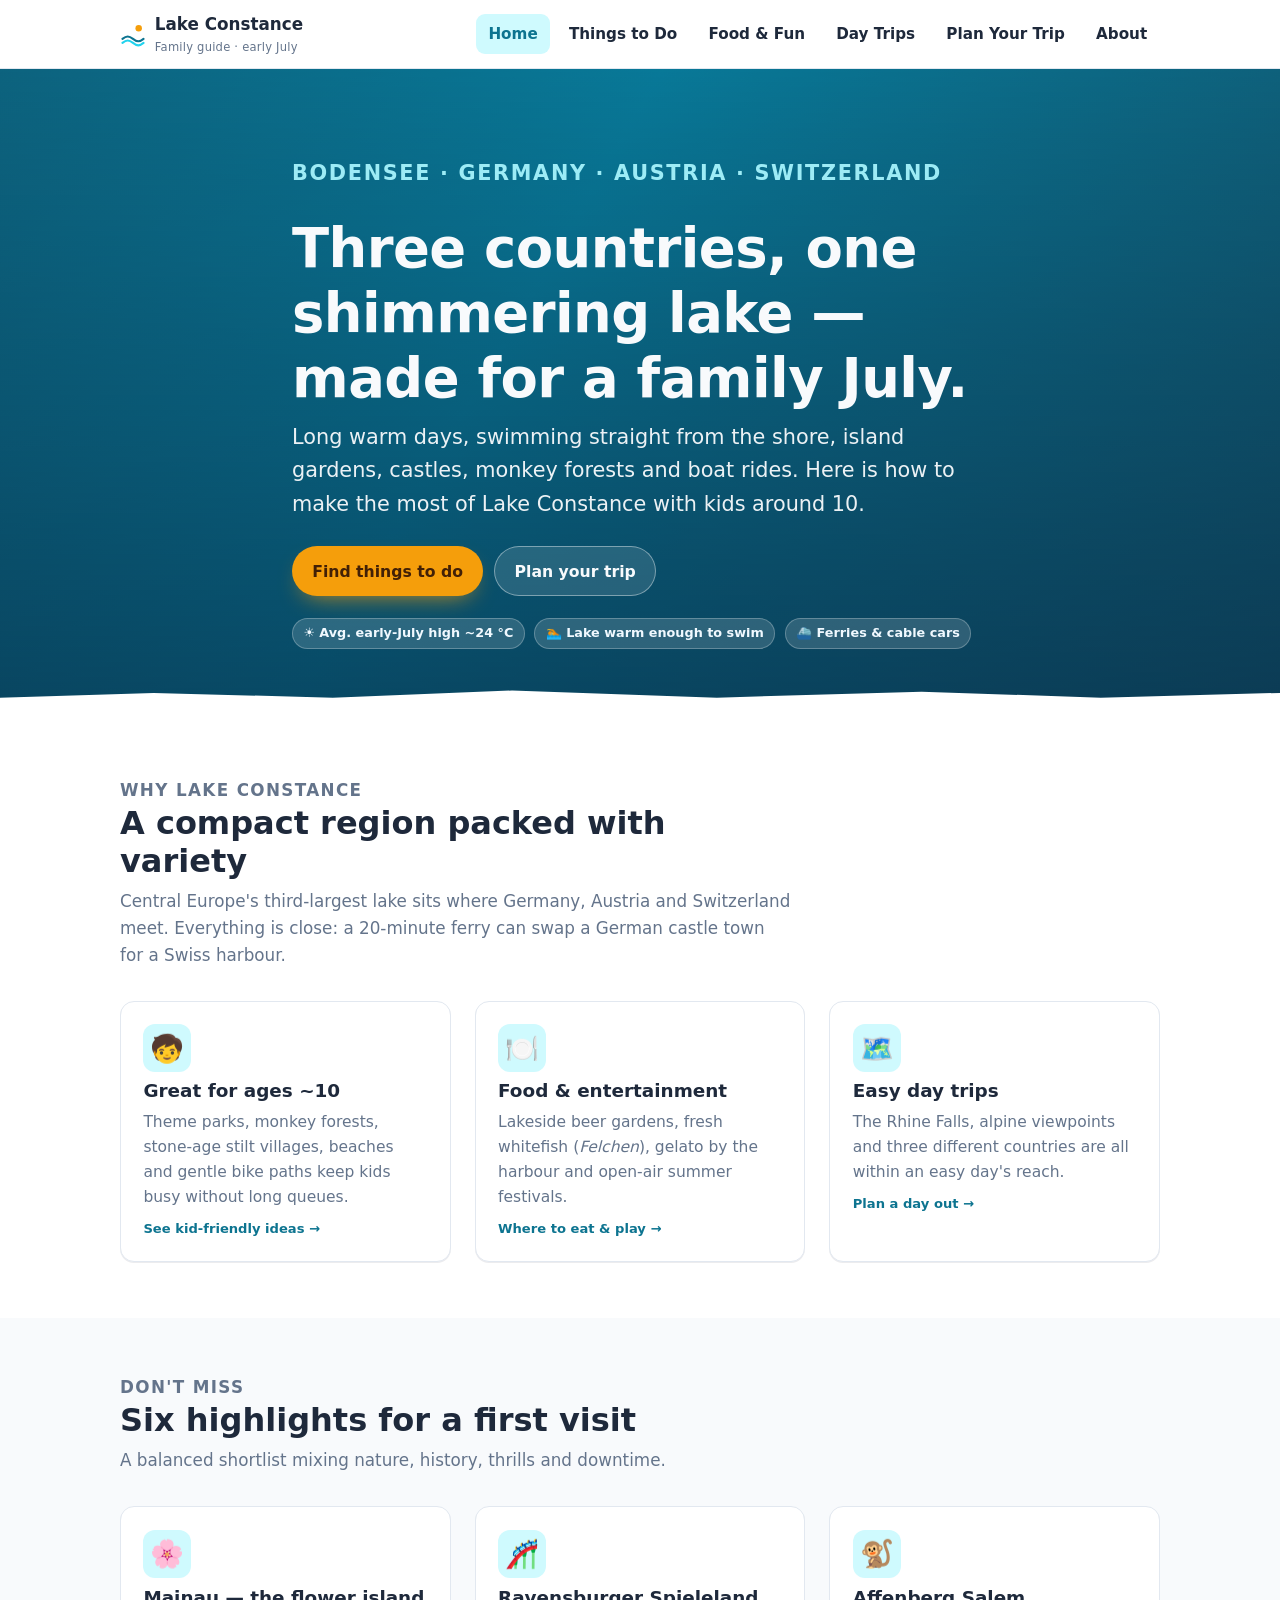
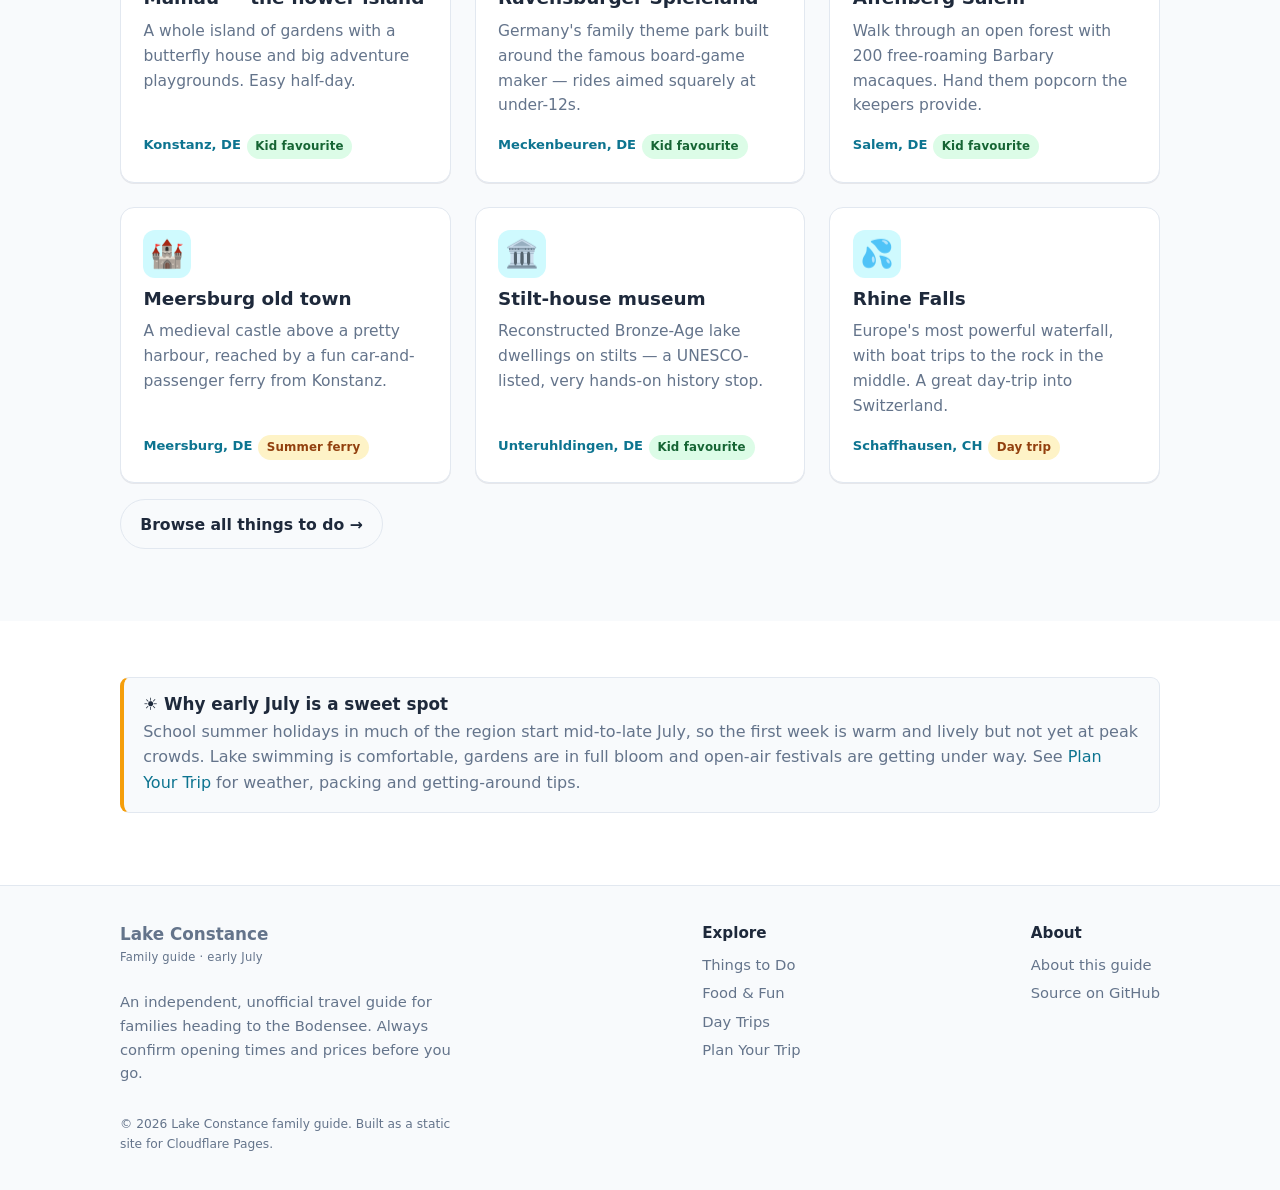
<file: index.html>
<!doctype html>
<html lang="en">
  <head>
    <meta charset="utf-8" />
    <meta name="viewport" content="width=device-width, initial-scale=1" />
    <meta name="color-scheme" content="light dark" />
    <title>Lake Constance in Early July — Family Travel Guide</title>
    <meta
      name="description"
      content="A friendly guide to Lake Constance (Bodensee) for families visiting in early July: things to do with kids around 10, food, entertainment and one-day explorations."
    />
    <link rel="icon" href="/assets/favicon.svg" type="image/svg+xml" />
    <link rel="stylesheet" href="/assets/css/styles.css" />
    <script defer src="/assets/js/main.js"></script>
  </head>
  <body>
    <a class="skip-link" href="#main">Skip to content</a>

    <header class="site-header">
      <div class="container nav">
        <a class="brand" href="/">
          <svg viewBox="0 0 32 32" aria-hidden="true">
            <path d="M3 22 C8 18 11 18 16 22 C21 26 24 26 29 22" fill="none" stroke="#0d7490" stroke-width="2.6" stroke-linecap="round"/>
            <path d="M3 27 C8 23 11 23 16 27 C21 31 24 31 29 27" fill="none" stroke="#22d3ee" stroke-width="2.6" stroke-linecap="round"/>
            <circle cx="23" cy="9" r="4" fill="#f59e0b"/>
          </svg>
          <span>Lake Constance<small>Family guide · early July</small></span>
        </a>
        <button class="nav__toggle" aria-label="Menu" aria-expanded="false" aria-controls="nav-links">☰</button>
        <ul class="nav__links" id="nav-links">
          <li><a href="/">Home</a></li>
          <li><a href="/things-to-do/">Things to Do</a></li>
          <li><a href="/food-and-fun/">Food &amp; Fun</a></li>
          <li><a href="/day-trips/">Day Trips</a></li>
          <li><a href="/plan-your-trip/">Plan Your Trip</a></li>
          <li><a href="/about/">About</a></li>
        </ul>
      </div>
    </header>

    <main id="main">
      <!-- Hero -->
      <section class="hero">
        <div class="container hero__inner">
          <p class="eyebrow">Bodensee · Germany · Austria · Switzerland</p>
          <h1>Three countries, one shimmering lake — made for a family July.</h1>
          <p>
            Long warm days, swimming straight from the shore, island gardens,
            castles, monkey forests and boat rides. Here is how to make the most
            of Lake Constance with kids around 10.
          </p>
          <div class="btn-row">
            <a class="btn btn--primary" href="/things-to-do/">Find things to do</a>
            <a class="btn btn--ghost" href="/plan-your-trip/">Plan your trip</a>
          </div>
          <div class="hero__meta">
            <span class="chip">☀️ Avg. early-July high ~24&nbsp;°C</span>
            <span class="chip">🏊 Lake warm enough to swim</span>
            <span class="chip">⛴️ Ferries &amp; cable cars</span>
          </div>
        </div>
      </section>

      <!-- Quick intro / pillars -->
      <section class="section">
        <div class="container">
          <div class="section__head">
            <p class="eyebrow">Why Lake Constance</p>
            <h2>A compact region packed with variety</h2>
            <p>
              Central Europe's third-largest lake sits where Germany, Austria
              and Switzerland meet. Everything is close: a 20-minute ferry can
              swap a German castle town for a Swiss harbour.
            </p>
          </div>
          <div class="feature">
            <article class="card">
              <div class="card__icon">🧒</div>
              <h3>Great for ages ~10</h3>
              <p>Theme parks, monkey forests, stone-age stilt villages, beaches and gentle bike paths keep kids busy without long queues.</p>
              <a class="where" href="/things-to-do/">See kid-friendly ideas →</a>
            </article>
            <article class="card">
              <div class="card__icon">🍽️</div>
              <h3>Food &amp; entertainment</h3>
              <p>Lakeside beer gardens, fresh whitefish (<em>Felchen</em>), gelato by the harbour and open-air summer festivals.</p>
              <a class="where" href="/food-and-fun/">Where to eat &amp; play →</a>
            </article>
            <article class="card">
              <div class="card__icon">🗺️</div>
              <h3>Easy day trips</h3>
              <p>The Rhine Falls, alpine viewpoints and three different countries are all within an easy day's reach.</p>
              <a class="where" href="/day-trips/">Plan a day out →</a>
            </article>
          </div>
        </div>
      </section>

      <!-- Top highlights -->
      <section class="section section--surface">
        <div class="container">
          <div class="section__head">
            <p class="eyebrow">Don't miss</p>
            <h2>Six highlights for a first visit</h2>
            <p>A balanced shortlist mixing nature, history, thrills and downtime.</p>
          </div>
          <div class="grid">
            <article class="card">
              <div class="card__icon">🌸</div>
              <h3>Mainau — the flower island</h3>
              <p>A whole island of gardens with a butterfly house and big adventure playgrounds. Easy half-day.</p>
              <div class="meta">
                <span class="where">Konstanz, DE</span>
                <span class="badge badge--kids">Kid favourite</span>
              </div>
            </article>
            <article class="card">
              <div class="card__icon">🎢</div>
              <h3>Ravensburger Spieleland</h3>
              <p>Germany's family theme park built around the famous board-game maker — rides aimed squarely at under-12s.</p>
              <div class="meta">
                <span class="where">Meckenbeuren, DE</span>
                <span class="badge badge--kids">Kid favourite</span>
              </div>
            </article>
            <article class="card">
              <div class="card__icon">🐒</div>
              <h3>Affenberg Salem</h3>
              <p>Walk through an open forest with 200 free-roaming Barbary macaques. Hand them popcorn the keepers provide.</p>
              <div class="meta">
                <span class="where">Salem, DE</span>
                <span class="badge badge--kids">Kid favourite</span>
              </div>
            </article>
            <article class="card">
              <div class="card__icon">🏰</div>
              <h3>Meersburg old town</h3>
              <p>A medieval castle above a pretty harbour, reached by a fun car-and-passenger ferry from Konstanz.</p>
              <div class="meta">
                <span class="where">Meersburg, DE</span>
                <span class="badge badge--july">Summer ferry</span>
              </div>
            </article>
            <article class="card">
              <div class="card__icon">🏛️</div>
              <h3>Stilt-house museum</h3>
              <p>Reconstructed Bronze-Age lake dwellings on stilts — a UNESCO-listed, very hands-on history stop.</p>
              <div class="meta">
                <span class="where">Unteruhldingen, DE</span>
                <span class="badge badge--kids">Kid favourite</span>
              </div>
            </article>
            <article class="card">
              <div class="card__icon">💦</div>
              <h3>Rhine Falls</h3>
              <p>Europe's most powerful waterfall, with boat trips to the rock in the middle. A great day-trip into Switzerland.</p>
              <div class="meta">
                <span class="where">Schaffhausen, CH</span>
                <span class="badge badge--july">Day trip</span>
              </div>
            </article>
          </div>
          <p class="mt-2"><a class="btn btn--outline" href="/things-to-do/">Browse all things to do →</a></p>
        </div>
      </section>

      <!-- Early July note -->
      <section class="section">
        <div class="container">
          <div class="callout">
            <h3>☀️ Why early July is a sweet spot</h3>
            <p>
              School summer holidays in much of the region start mid-to-late
              July, so the first week is warm and lively but not yet at peak
              crowds. Lake swimming is comfortable, gardens are in full bloom and
              open-air festivals are getting under way. See
              <a href="/plan-your-trip/">Plan Your Trip</a> for weather, packing
              and getting-around tips.
            </p>
          </div>
        </div>
      </section>
    </main>

    <footer class="site-footer">
      <div class="container">
        <div>
          <a class="brand" href="/" style="margin-bottom:.6rem">
            <span>Lake Constance<small>Family guide · early July</small></span>
          </a>
          <p class="muted">
            An independent, unofficial travel guide for families heading to the
            Bodensee. Always confirm opening times and prices before you go.
          </p>
        </div>
        <div>
          <h4>Explore</h4>
          <ul>
            <li><a href="/things-to-do/">Things to Do</a></li>
            <li><a href="/food-and-fun/">Food &amp; Fun</a></li>
            <li><a href="/day-trips/">Day Trips</a></li>
            <li><a href="/plan-your-trip/">Plan Your Trip</a></li>
          </ul>
        </div>
        <div>
          <h4>About</h4>
          <ul>
            <li><a href="/about/">About this guide</a></li>
            <li><a href="https://github.com/gcameron00/holiday">Source on GitHub</a></li>
          </ul>
        </div>
      </div>
      <div class="container mt-2">
        <small class="muted">© <span id="year">2026</span> Lake Constance family guide. Built as a static site for Cloudflare Pages.</small>
      </div>
    </footer>
  </body>
</html>
</file>
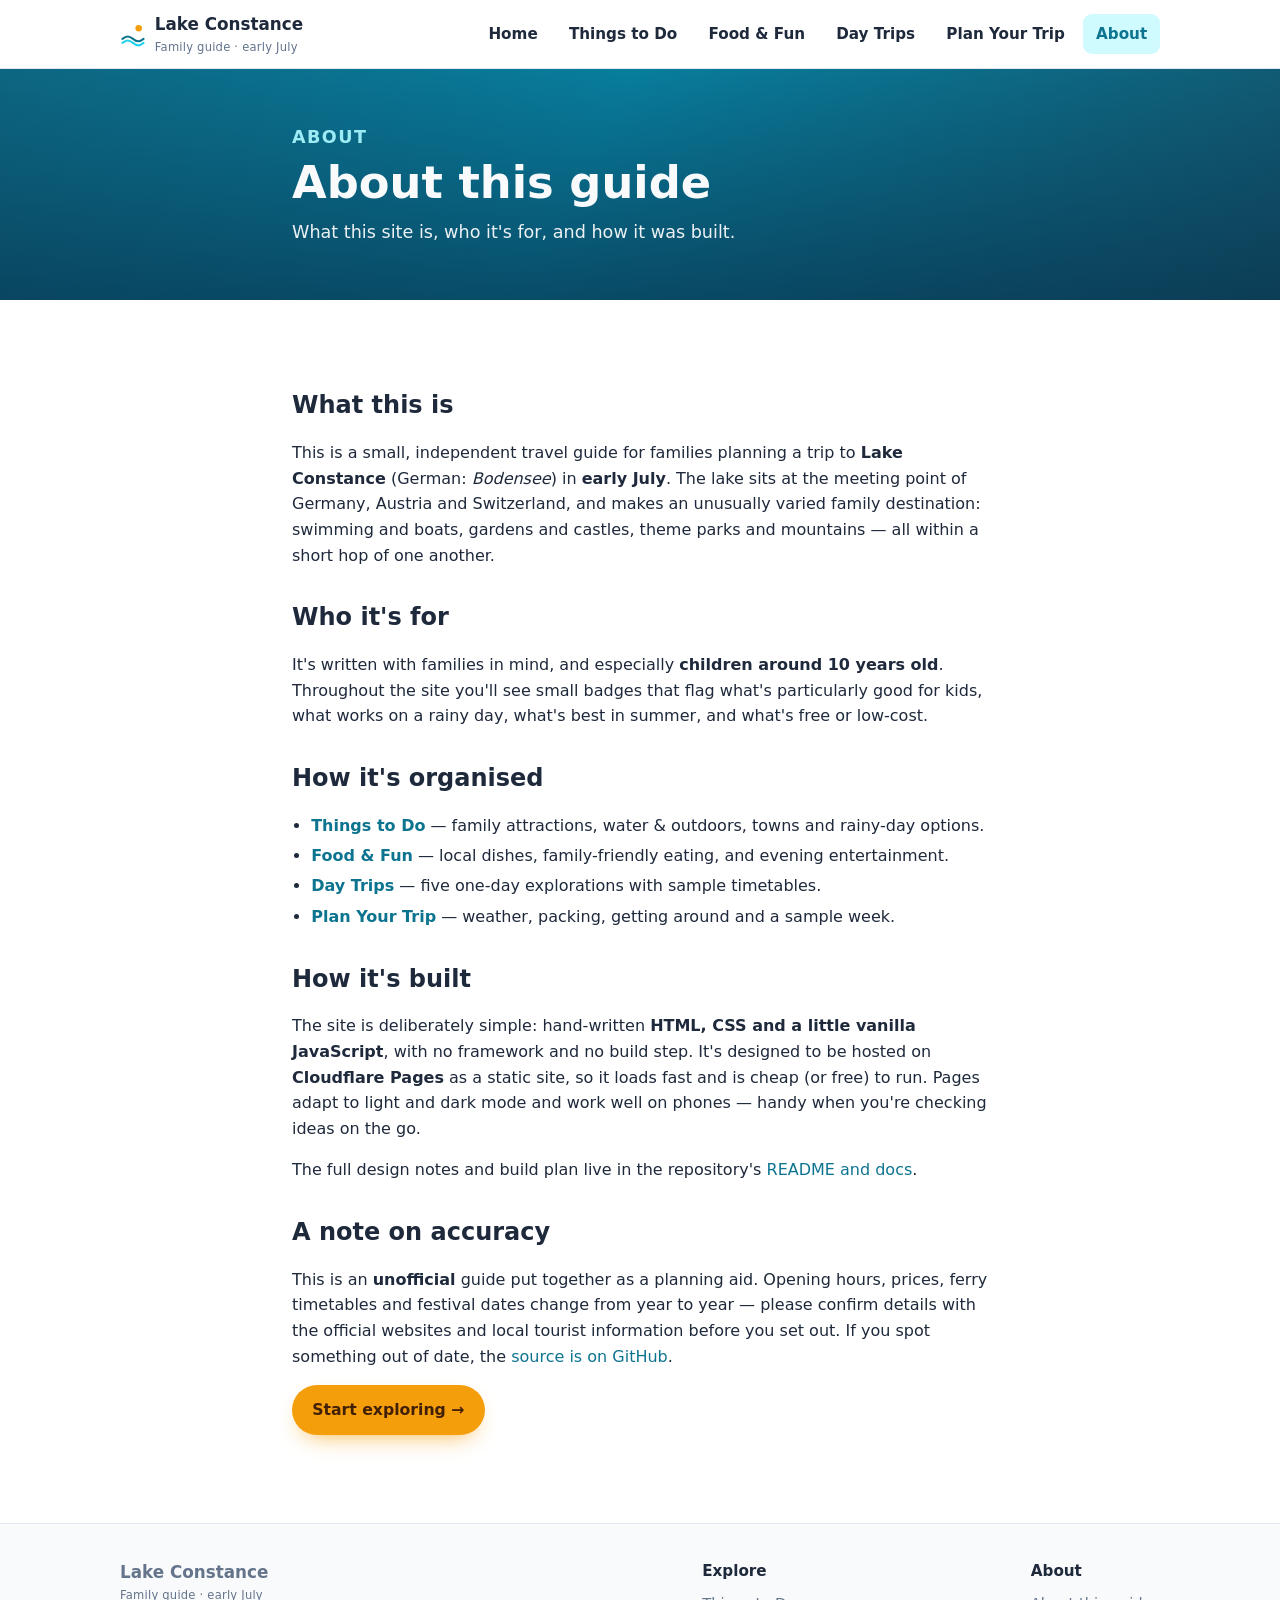
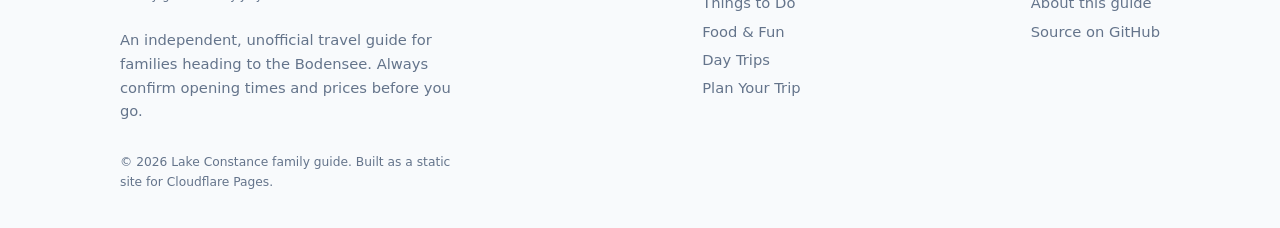
<file: about/index.html>
<!doctype html>
<html lang="en">
  <head>
    <meta charset="utf-8" />
    <meta name="viewport" content="width=device-width, initial-scale=1" />
    <meta name="color-scheme" content="light dark" />
    <title>About — Lake Constance Family Travel Guide</title>
    <meta
      name="description"
      content="About this Lake Constance family travel guide: who it's for, how it's organised, how it's built, and the disclaimer on accuracy."
    />
    <link rel="icon" href="/assets/favicon.svg" type="image/svg+xml" />
    <link rel="stylesheet" href="/assets/css/styles.css" />
    <script defer src="/assets/js/main.js"></script>
  </head>
  <body>
    <a class="skip-link" href="#main">Skip to content</a>

    <header class="site-header">
      <div class="container nav">
        <a class="brand" href="/">
          <svg viewBox="0 0 32 32" aria-hidden="true">
            <path d="M3 22 C8 18 11 18 16 22 C21 26 24 26 29 22" fill="none" stroke="#0d7490" stroke-width="2.6" stroke-linecap="round"/>
            <path d="M3 27 C8 23 11 23 16 27 C21 31 24 31 29 27" fill="none" stroke="#22d3ee" stroke-width="2.6" stroke-linecap="round"/>
            <circle cx="23" cy="9" r="4" fill="#f59e0b"/>
          </svg>
          <span>Lake Constance<small>Family guide · early July</small></span>
        </a>
        <button class="nav__toggle" aria-label="Menu" aria-expanded="false" aria-controls="nav-links">☰</button>
        <ul class="nav__links" id="nav-links">
          <li><a href="/">Home</a></li>
          <li><a href="/things-to-do/">Things to Do</a></li>
          <li><a href="/food-and-fun/">Food &amp; Fun</a></li>
          <li><a href="/day-trips/">Day Trips</a></li>
          <li><a href="/plan-your-trip/">Plan Your Trip</a></li>
          <li><a href="/about/">About</a></li>
        </ul>
      </div>
    </header>

    <main id="main">
      <section class="page-hero">
        <div class="container page-hero__inner">
          <p class="eyebrow">About</p>
          <h1>About this guide</h1>
          <p>What this site is, who it's for, and how it was built.</p>
        </div>
      </section>

      <section class="section">
        <div class="container prose">
          <h2>What this is</h2>
          <p>
            This is a small, independent travel guide for families planning a
            trip to <strong>Lake Constance</strong> (German: <em>Bodensee</em>)
            in <strong>early July</strong>. The lake sits at the meeting point of
            Germany, Austria and Switzerland, and makes an unusually varied
            family destination: swimming and boats, gardens and castles, theme
            parks and mountains — all within a short hop of one another.
          </p>

          <h2>Who it's for</h2>
          <p>
            It's written with families in mind, and especially
            <strong>children around 10 years old</strong>. Throughout the site
            you'll see small badges that flag what's particularly good for kids,
            what works on a rainy day, what's best in summer, and what's free or
            low-cost.
          </p>

          <h2>How it's organised</h2>
          <ul>
            <li><a href="/things-to-do/"><strong>Things to Do</strong></a> — family attractions, water &amp; outdoors, towns and rainy-day options.</li>
            <li><a href="/food-and-fun/"><strong>Food &amp; Fun</strong></a> — local dishes, family-friendly eating, and evening entertainment.</li>
            <li><a href="/day-trips/"><strong>Day Trips</strong></a> — five one-day explorations with sample timetables.</li>
            <li><a href="/plan-your-trip/"><strong>Plan Your Trip</strong></a> — weather, packing, getting around and a sample week.</li>
          </ul>

          <h2>How it's built</h2>
          <p>
            The site is deliberately simple: hand-written
            <strong>HTML, CSS and a little vanilla JavaScript</strong>, with no
            framework and no build step. It's designed to be hosted on
            <strong>Cloudflare Pages</strong> as a static site, so it loads fast
            and is cheap (or free) to run. Pages adapt to light and dark mode and
            work well on phones — handy when you're checking ideas on the go.
          </p>
          <p>
            The full design notes and build plan live in the repository's
            <a href="https://github.com/gcameron00/holiday">README and docs</a>.
          </p>

          <h2>A note on accuracy</h2>
          <p>
            This is an <strong>unofficial</strong> guide put together as a
            planning aid. Opening hours, prices, ferry timetables and festival
            dates change from year to year — please confirm details with the
            official websites and local tourist information before you set out.
            If you spot something out of date, the
            <a href="https://github.com/gcameron00/holiday">source is on GitHub</a>.
          </p>

          <p class="mt-2"><a class="btn btn--primary" href="/things-to-do/">Start exploring →</a></p>
        </div>
      </section>
    </main>

    <footer class="site-footer">
      <div class="container">
        <div>
          <a class="brand" href="/" style="margin-bottom:.6rem">
            <span>Lake Constance<small>Family guide · early July</small></span>
          </a>
          <p class="muted">
            An independent, unofficial travel guide for families heading to the
            Bodensee. Always confirm opening times and prices before you go.
          </p>
        </div>
        <div>
          <h4>Explore</h4>
          <ul>
            <li><a href="/things-to-do/">Things to Do</a></li>
            <li><a href="/food-and-fun/">Food &amp; Fun</a></li>
            <li><a href="/day-trips/">Day Trips</a></li>
            <li><a href="/plan-your-trip/">Plan Your Trip</a></li>
          </ul>
        </div>
        <div>
          <h4>About</h4>
          <ul>
            <li><a href="/about/">About this guide</a></li>
            <li><a href="https://github.com/gcameron00/holiday">Source on GitHub</a></li>
          </ul>
        </div>
      </div>
      <div class="container mt-2">
        <small class="muted">© <span id="year">2026</span> Lake Constance family guide. Built as a static site for Cloudflare Pages.</small>
      </div>
    </footer>
  </body>
</html>
</file>
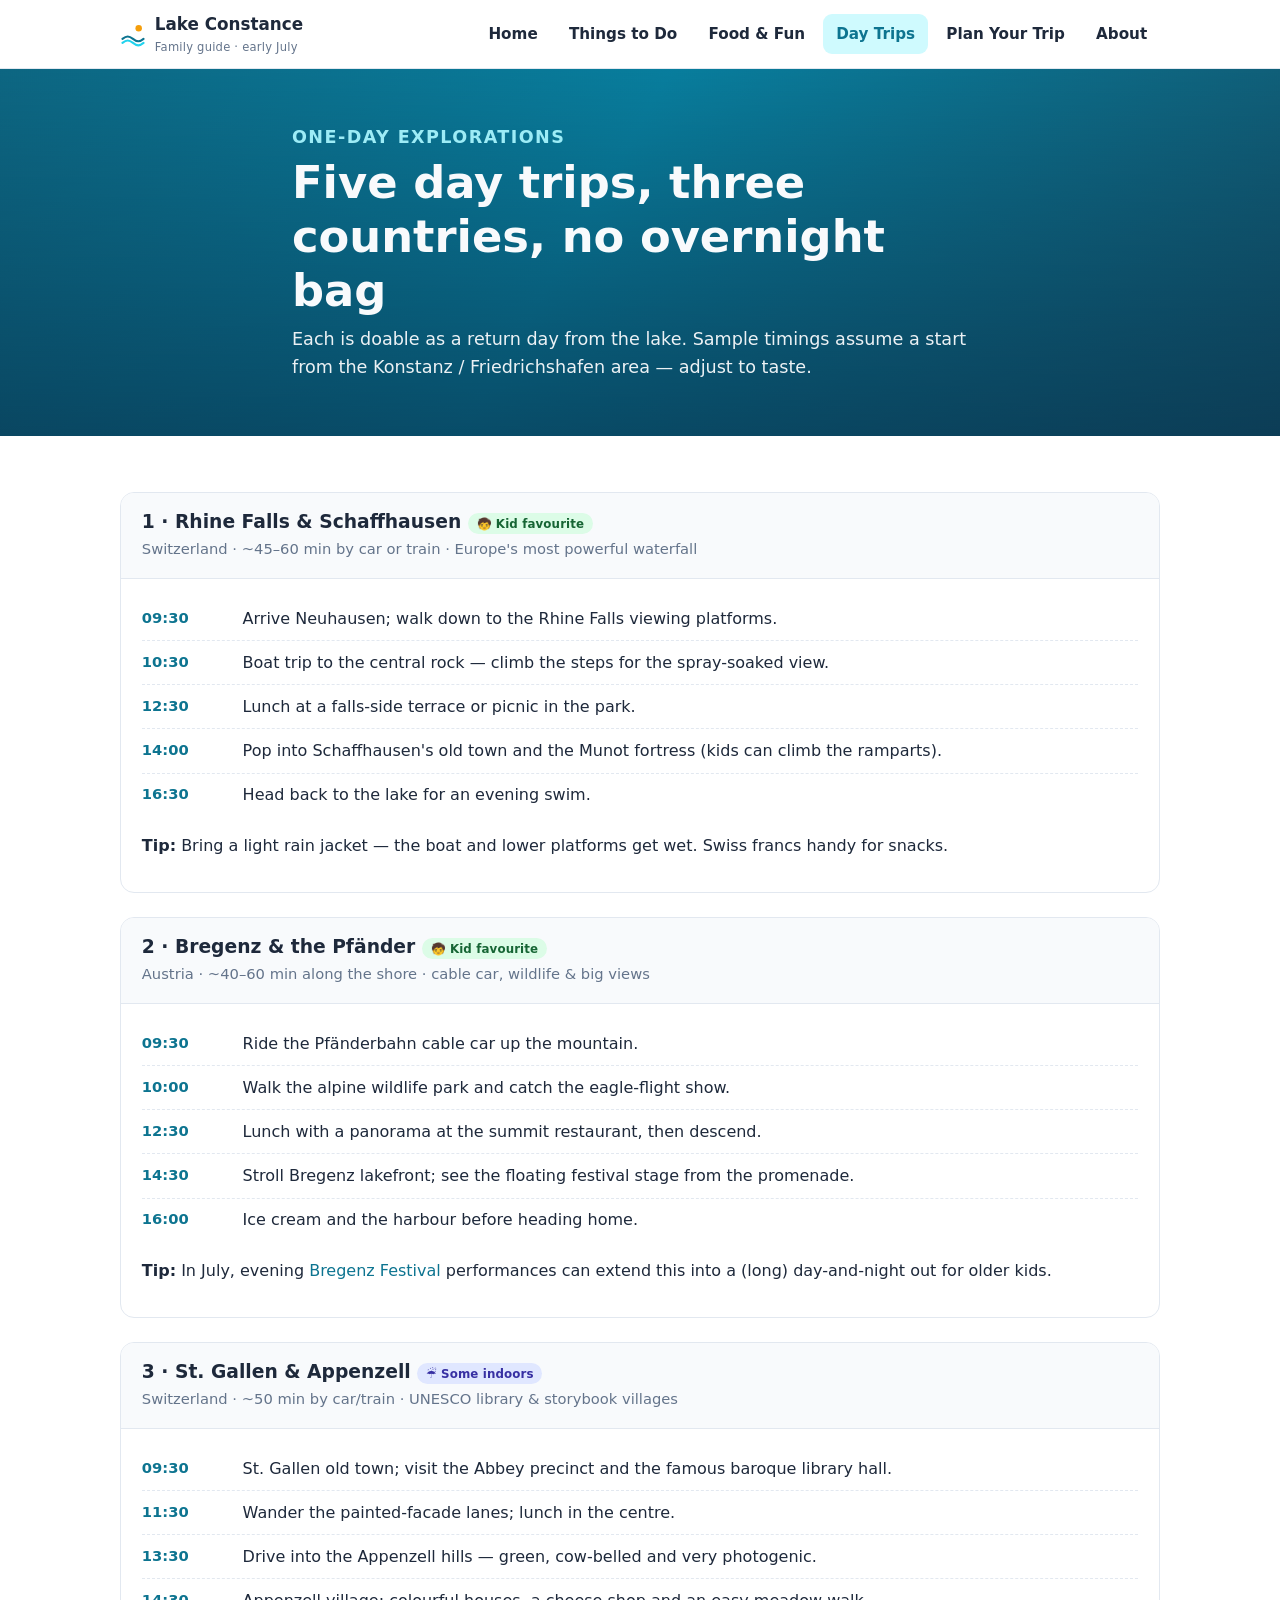
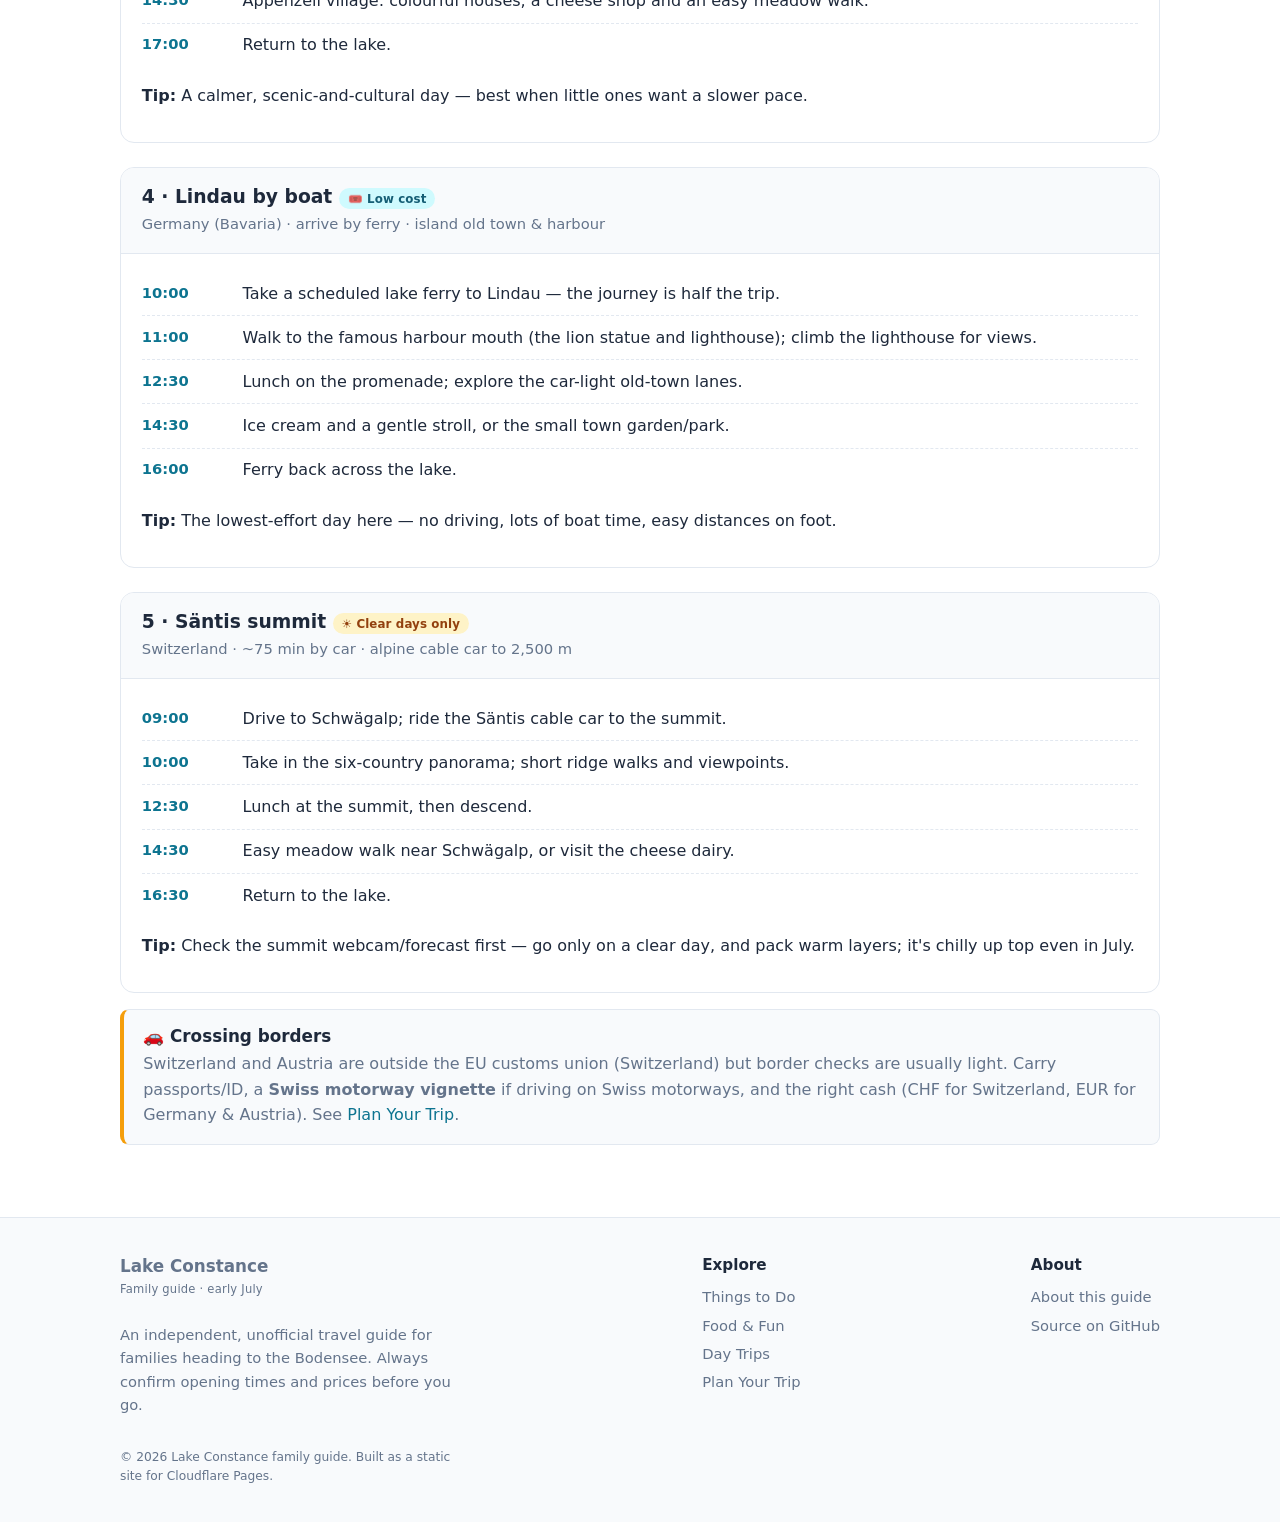
<file: day-trips/index.html>
<!doctype html>
<html lang="en">
  <head>
    <meta charset="utf-8" />
    <meta name="viewport" content="width=device-width, initial-scale=1" />
    <meta name="color-scheme" content="light dark" />
    <title>One-Day Explorations from Lake Constance — Family Travel Guide</title>
    <meta
      name="description"
      content="Five ready-made one-day trips from Lake Constance for families, with sample timetables: the Rhine Falls, Bregenz &amp; Pfänder, St. Gallen &amp; Appenzell, Lindau, and Säntis."
    />
    <link rel="icon" href="/assets/favicon.svg" type="image/svg+xml" />
    <link rel="stylesheet" href="/assets/css/styles.css" />
    <script defer src="/assets/js/main.js"></script>
  </head>
  <body>
    <a class="skip-link" href="#main">Skip to content</a>

    <header class="site-header">
      <div class="container nav">
        <a class="brand" href="/">
          <svg viewBox="0 0 32 32" aria-hidden="true">
            <path d="M3 22 C8 18 11 18 16 22 C21 26 24 26 29 22" fill="none" stroke="#0d7490" stroke-width="2.6" stroke-linecap="round"/>
            <path d="M3 27 C8 23 11 23 16 27 C21 31 24 31 29 27" fill="none" stroke="#22d3ee" stroke-width="2.6" stroke-linecap="round"/>
            <circle cx="23" cy="9" r="4" fill="#f59e0b"/>
          </svg>
          <span>Lake Constance<small>Family guide · early July</small></span>
        </a>
        <button class="nav__toggle" aria-label="Menu" aria-expanded="false" aria-controls="nav-links">☰</button>
        <ul class="nav__links" id="nav-links">
          <li><a href="/">Home</a></li>
          <li><a href="/things-to-do/">Things to Do</a></li>
          <li><a href="/food-and-fun/">Food &amp; Fun</a></li>
          <li><a href="/day-trips/">Day Trips</a></li>
          <li><a href="/plan-your-trip/">Plan Your Trip</a></li>
          <li><a href="/about/">About</a></li>
        </ul>
      </div>
    </header>

    <main id="main">
      <section class="page-hero">
        <div class="container page-hero__inner">
          <p class="eyebrow">One-day explorations</p>
          <h1>Five day trips, three countries, no overnight bag</h1>
          <p>
            Each is doable as a return day from the lake. Sample timings assume
            a start from the Konstanz / Friedrichshafen area — adjust to taste.
          </p>
        </div>
      </section>

      <section class="section">
        <div class="container" style="display:grid; gap:1.5rem;">

          <!-- Rhine Falls -->
          <article class="trip">
            <div class="trip__head">
              <h3>1 · Rhine Falls &amp; Schaffhausen <span class="badge badge--kids">🧒 Kid favourite</span></h3>
              <p>Switzerland · ~45–60 min by car or train · Europe's most powerful waterfall</p>
            </div>
            <div class="trip__body">
              <ul class="timeline">
                <li><span class="t">09:30</span><span>Arrive Neuhausen; walk down to the Rhine Falls viewing platforms.</span></li>
                <li><span class="t">10:30</span><span>Boat trip to the central rock — climb the steps for the spray-soaked view.</span></li>
                <li><span class="t">12:30</span><span>Lunch at a falls-side terrace or picnic in the park.</span></li>
                <li><span class="t">14:00</span><span>Pop into Schaffhausen's old town and the Munot fortress (kids can climb the ramparts).</span></li>
                <li><span class="t">16:30</span><span>Head back to the lake for an evening swim.</span></li>
              </ul>
              <p class="mt-2"><strong>Tip:</strong> Bring a light rain jacket — the boat and lower platforms get wet. Swiss francs handy for snacks.</p>
            </div>
          </article>

          <!-- Bregenz -->
          <article class="trip">
            <div class="trip__head">
              <h3>2 · Bregenz &amp; the Pfänder <span class="badge badge--kids">🧒 Kid favourite</span></h3>
              <p>Austria · ~40–60 min along the shore · cable car, wildlife &amp; big views</p>
            </div>
            <div class="trip__body">
              <ul class="timeline">
                <li><span class="t">09:30</span><span>Ride the Pfänderbahn cable car up the mountain.</span></li>
                <li><span class="t">10:00</span><span>Walk the alpine wildlife park and catch the eagle-flight show.</span></li>
                <li><span class="t">12:30</span><span>Lunch with a panorama at the summit restaurant, then descend.</span></li>
                <li><span class="t">14:30</span><span>Stroll Bregenz lakefront; see the floating festival stage from the promenade.</span></li>
                <li><span class="t">16:00</span><span>Ice cream and the harbour before heading home.</span></li>
              </ul>
              <p class="mt-2"><strong>Tip:</strong> In July, evening <a href="/food-and-fun/">Bregenz Festival</a> performances can extend this into a (long) day-and-night out for older kids.</p>
            </div>
          </article>

          <!-- St Gallen -->
          <article class="trip">
            <div class="trip__head">
              <h3>3 · St. Gallen &amp; Appenzell <span class="badge badge--rain">☔ Some indoors</span></h3>
              <p>Switzerland · ~50 min by car/train · UNESCO library &amp; storybook villages</p>
            </div>
            <div class="trip__body">
              <ul class="timeline">
                <li><span class="t">09:30</span><span>St. Gallen old town; visit the Abbey precinct and the famous baroque library hall.</span></li>
                <li><span class="t">11:30</span><span>Wander the painted-facade lanes; lunch in the centre.</span></li>
                <li><span class="t">13:30</span><span>Drive into the Appenzell hills — green, cow-belled and very photogenic.</span></li>
                <li><span class="t">14:30</span><span>Appenzell village: colourful houses, a cheese shop and an easy meadow walk.</span></li>
                <li><span class="t">17:00</span><span>Return to the lake.</span></li>
              </ul>
              <p class="mt-2"><strong>Tip:</strong> A calmer, scenic-and-cultural day — best when little ones want a slower pace.</p>
            </div>
          </article>

          <!-- Lindau -->
          <article class="trip">
            <div class="trip__head">
              <h3>4 · Lindau by boat <span class="badge badge--free">🎟️ Low cost</span></h3>
              <p>Germany (Bavaria) · arrive by ferry · island old town &amp; harbour</p>
            </div>
            <div class="trip__body">
              <ul class="timeline">
                <li><span class="t">10:00</span><span>Take a scheduled lake ferry to Lindau — the journey is half the trip.</span></li>
                <li><span class="t">11:00</span><span>Walk to the famous harbour mouth (the lion statue and lighthouse); climb the lighthouse for views.</span></li>
                <li><span class="t">12:30</span><span>Lunch on the promenade; explore the car-light old-town lanes.</span></li>
                <li><span class="t">14:30</span><span>Ice cream and a gentle stroll, or the small town garden/park.</span></li>
                <li><span class="t">16:00</span><span>Ferry back across the lake.</span></li>
              </ul>
              <p class="mt-2"><strong>Tip:</strong> The lowest-effort day here — no driving, lots of boat time, easy distances on foot.</p>
            </div>
          </article>

          <!-- Säntis -->
          <article class="trip">
            <div class="trip__head">
              <h3>5 · Säntis summit <span class="badge badge--july">☀️ Clear days only</span></h3>
              <p>Switzerland · ~75 min by car · alpine cable car to 2,500 m</p>
            </div>
            <div class="trip__body">
              <ul class="timeline">
                <li><span class="t">09:00</span><span>Drive to Schwägalp; ride the Säntis cable car to the summit.</span></li>
                <li><span class="t">10:00</span><span>Take in the six-country panorama; short ridge walks and viewpoints.</span></li>
                <li><span class="t">12:30</span><span>Lunch at the summit, then descend.</span></li>
                <li><span class="t">14:30</span><span>Easy meadow walk near Schwägalp, or visit the cheese dairy.</span></li>
                <li><span class="t">16:30</span><span>Return to the lake.</span></li>
              </ul>
              <p class="mt-2"><strong>Tip:</strong> Check the summit webcam/forecast first — go only on a clear day, and pack warm layers; it's chilly up top even in July.</p>
            </div>
          </article>

        </div>

        <div class="container">
          <div class="callout mt-2">
            <h3>🚗 Crossing borders</h3>
            <p>
              Switzerland and Austria are outside the EU customs union (Switzerland)
              but border checks are usually light. Carry passports/ID, a
              <strong>Swiss motorway vignette</strong> if driving on Swiss
              motorways, and the right cash (CHF for Switzerland, EUR for Germany
              &amp; Austria). See <a href="/plan-your-trip/">Plan Your Trip</a>.
            </p>
          </div>
        </div>
      </section>
    </main>

    <footer class="site-footer">
      <div class="container">
        <div>
          <a class="brand" href="/" style="margin-bottom:.6rem">
            <span>Lake Constance<small>Family guide · early July</small></span>
          </a>
          <p class="muted">
            An independent, unofficial travel guide for families heading to the
            Bodensee. Always confirm opening times and prices before you go.
          </p>
        </div>
        <div>
          <h4>Explore</h4>
          <ul>
            <li><a href="/things-to-do/">Things to Do</a></li>
            <li><a href="/food-and-fun/">Food &amp; Fun</a></li>
            <li><a href="/day-trips/">Day Trips</a></li>
            <li><a href="/plan-your-trip/">Plan Your Trip</a></li>
          </ul>
        </div>
        <div>
          <h4>About</h4>
          <ul>
            <li><a href="/about/">About this guide</a></li>
            <li><a href="https://github.com/gcameron00/holiday">Source on GitHub</a></li>
          </ul>
        </div>
      </div>
      <div class="container mt-2">
        <small class="muted">© <span id="year">2026</span> Lake Constance family guide. Built as a static site for Cloudflare Pages.</small>
      </div>
    </footer>
  </body>
</html>
</file>
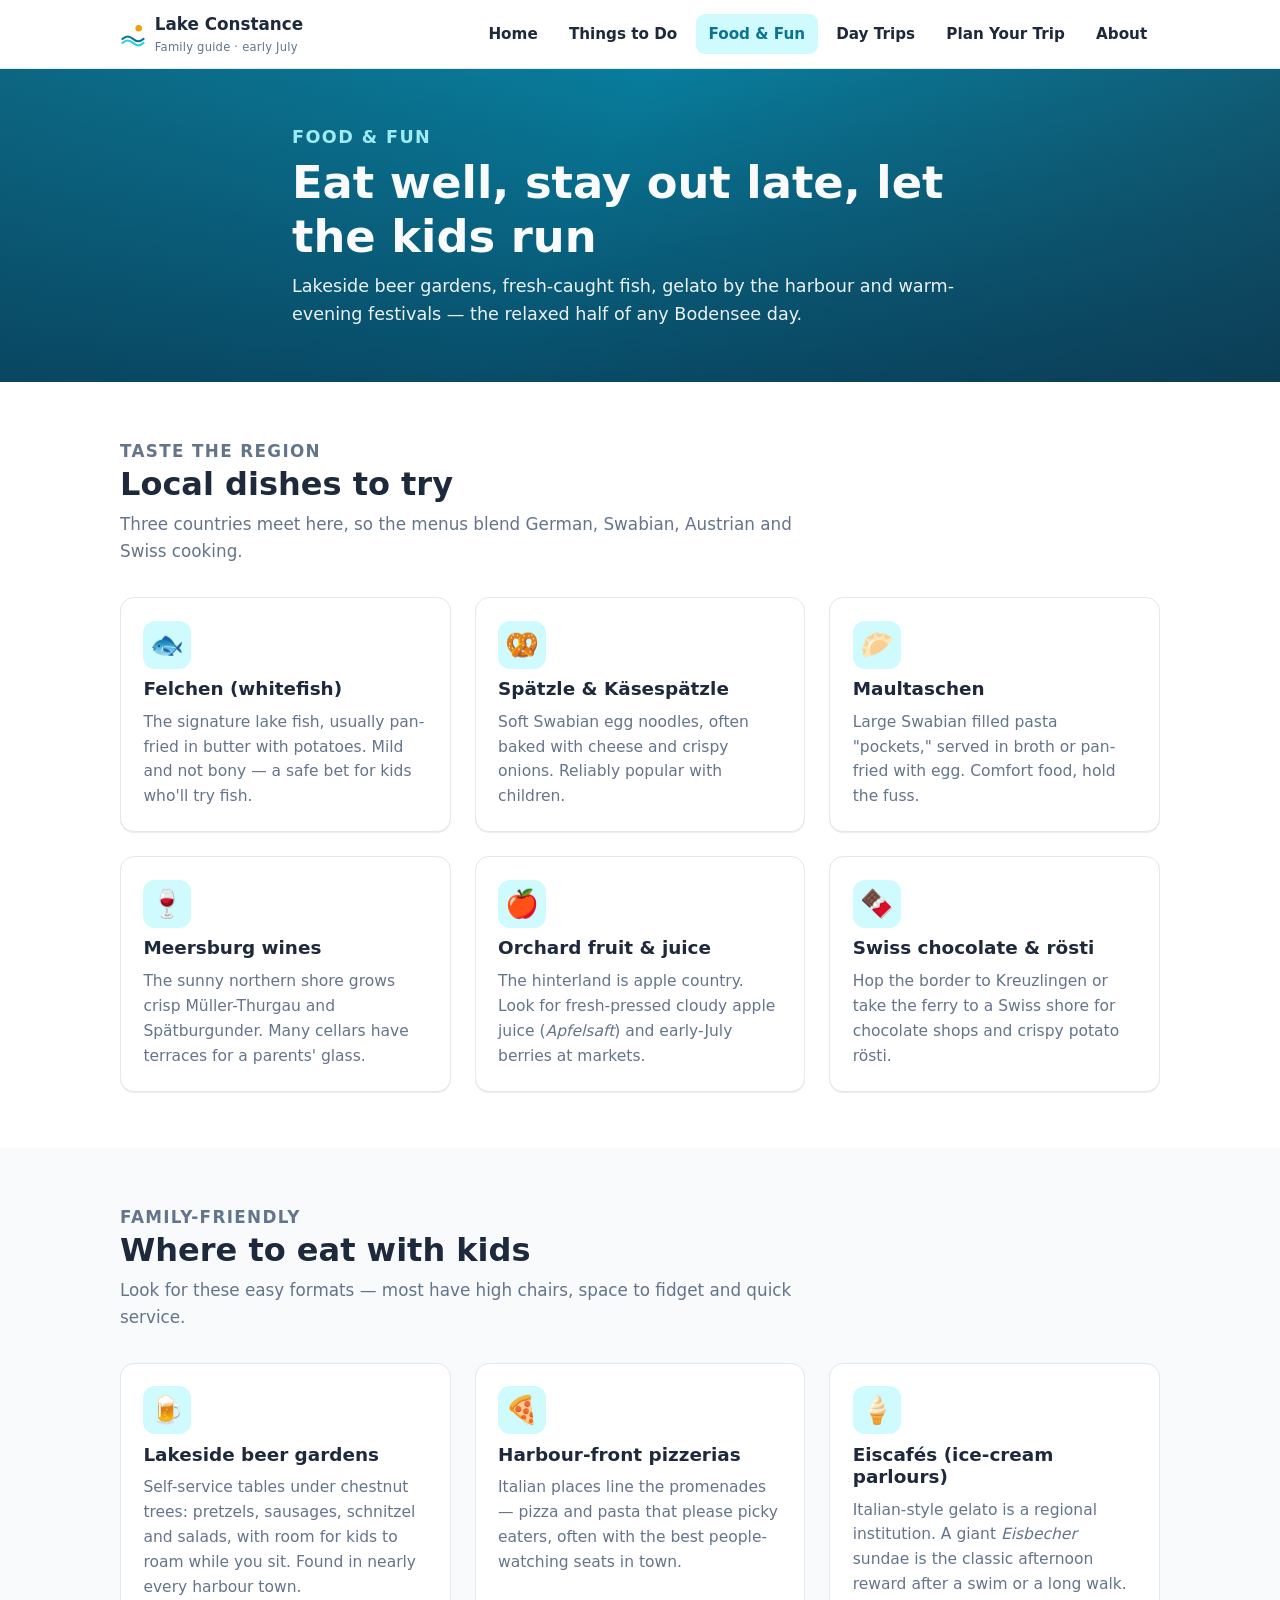
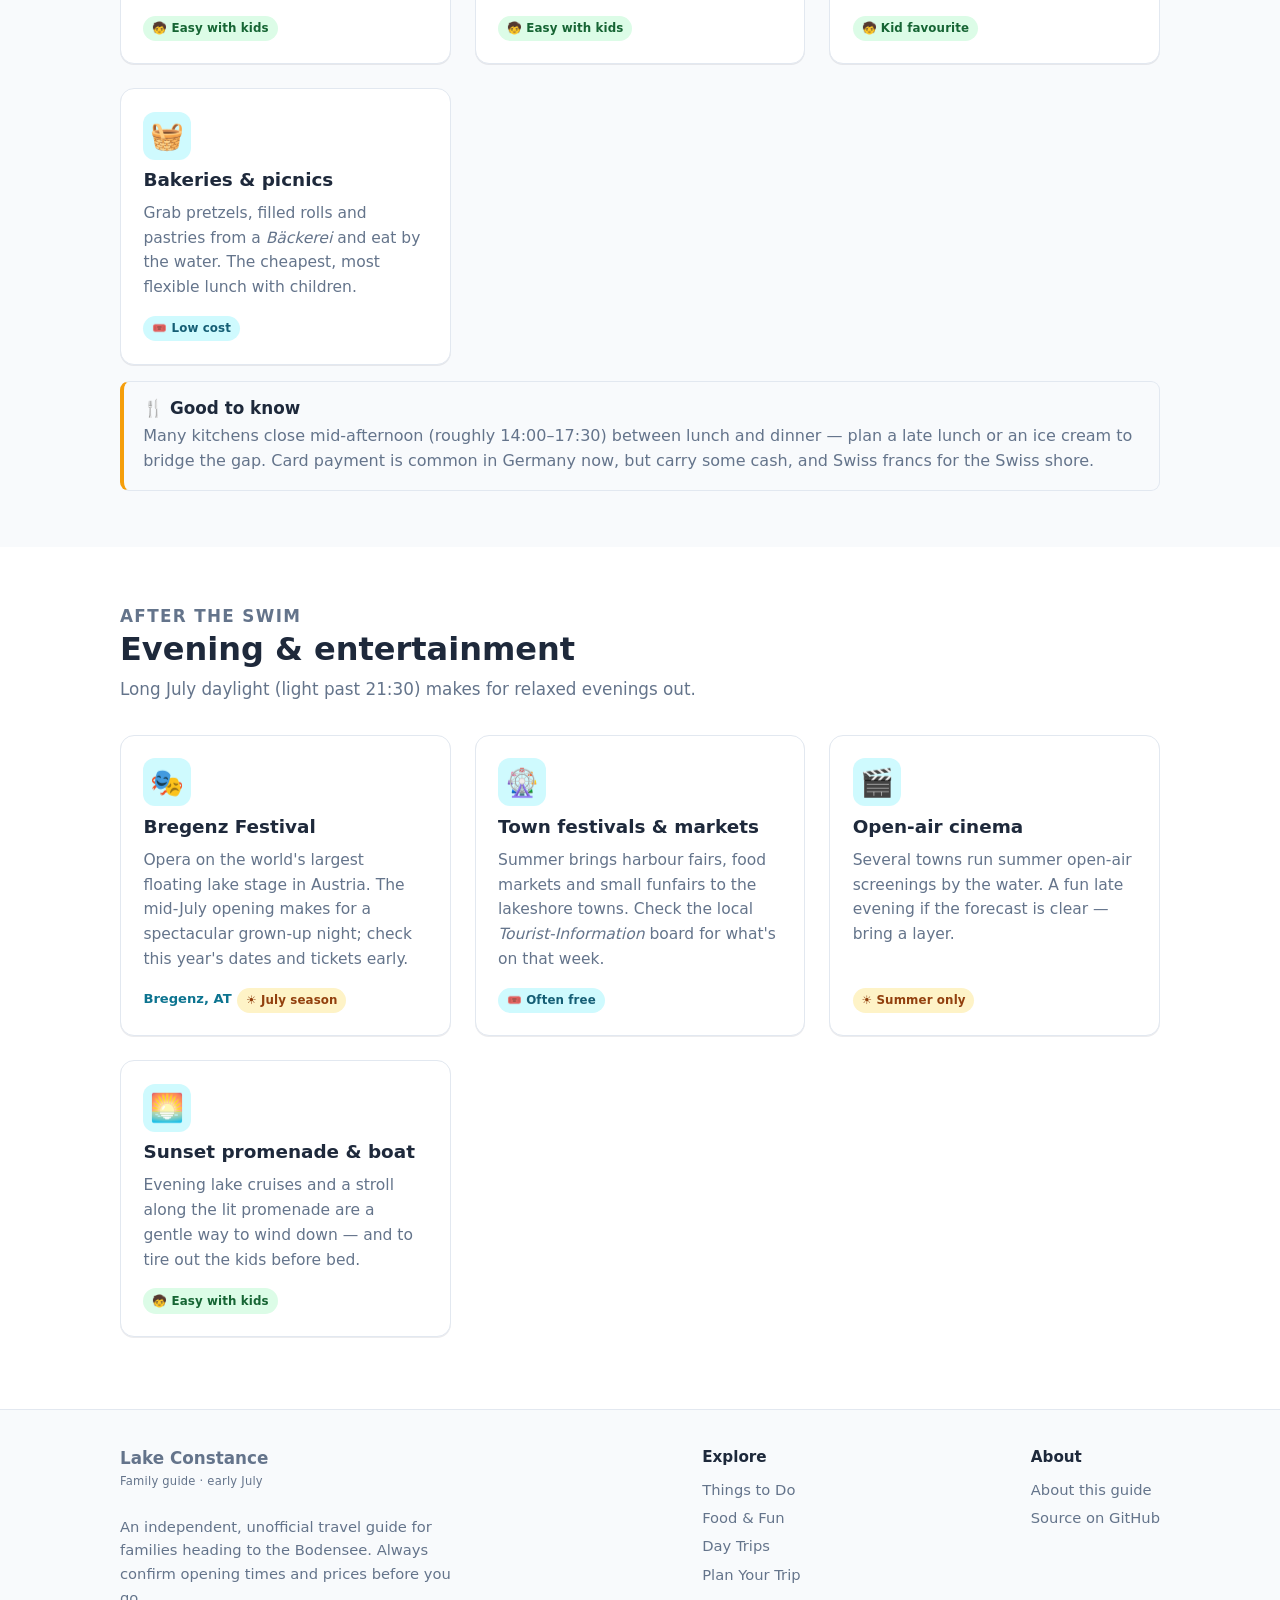
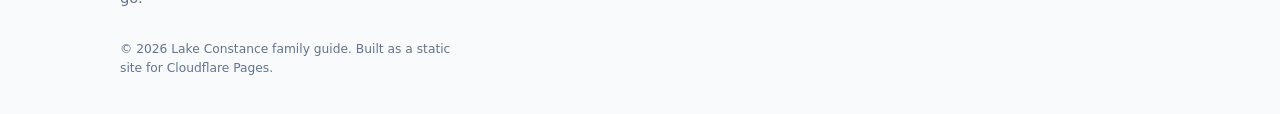
<file: food-and-fun/index.html>
<!doctype html>
<html lang="en">
  <head>
    <meta charset="utf-8" />
    <meta name="viewport" content="width=device-width, initial-scale=1" />
    <meta name="color-scheme" content="light dark" />
    <title>Food &amp; Entertainment at Lake Constance — Family Travel Guide</title>
    <meta
      name="description"
      content="What to eat and where to be entertained around Lake Constance in early July: local dishes, family-friendly restaurants, ice cream, markets and summer festivals."
    />
    <link rel="icon" href="/assets/favicon.svg" type="image/svg+xml" />
    <link rel="stylesheet" href="/assets/css/styles.css" />
    <script defer src="/assets/js/main.js"></script>
  </head>
  <body>
    <a class="skip-link" href="#main">Skip to content</a>

    <header class="site-header">
      <div class="container nav">
        <a class="brand" href="/">
          <svg viewBox="0 0 32 32" aria-hidden="true">
            <path d="M3 22 C8 18 11 18 16 22 C21 26 24 26 29 22" fill="none" stroke="#0d7490" stroke-width="2.6" stroke-linecap="round"/>
            <path d="M3 27 C8 23 11 23 16 27 C21 31 24 31 29 27" fill="none" stroke="#22d3ee" stroke-width="2.6" stroke-linecap="round"/>
            <circle cx="23" cy="9" r="4" fill="#f59e0b"/>
          </svg>
          <span>Lake Constance<small>Family guide · early July</small></span>
        </a>
        <button class="nav__toggle" aria-label="Menu" aria-expanded="false" aria-controls="nav-links">☰</button>
        <ul class="nav__links" id="nav-links">
          <li><a href="/">Home</a></li>
          <li><a href="/things-to-do/">Things to Do</a></li>
          <li><a href="/food-and-fun/">Food &amp; Fun</a></li>
          <li><a href="/day-trips/">Day Trips</a></li>
          <li><a href="/plan-your-trip/">Plan Your Trip</a></li>
          <li><a href="/about/">About</a></li>
        </ul>
      </div>
    </header>

    <main id="main">
      <section class="page-hero">
        <div class="container page-hero__inner">
          <p class="eyebrow">Food &amp; Fun</p>
          <h1>Eat well, stay out late, let the kids run</h1>
          <p>
            Lakeside beer gardens, fresh-caught fish, gelato by the harbour and
            warm-evening festivals — the relaxed half of any Bodensee day.
          </p>
        </div>
      </section>

      <!-- Local food -->
      <section class="section">
        <div class="container">
          <div class="section__head">
            <p class="eyebrow">Taste the region</p>
            <h2>Local dishes to try</h2>
            <p>Three countries meet here, so the menus blend German, Swabian, Austrian and Swiss cooking.</p>
          </div>
          <div class="grid">
            <article class="card">
              <div class="card__icon">🐟</div>
              <h3>Felchen (whitefish)</h3>
              <p>The signature lake fish, usually pan-fried in butter with potatoes. Mild and not bony — a safe bet for kids who'll try fish.</p>
            </article>
            <article class="card">
              <div class="card__icon">🥨</div>
              <h3>Spätzle &amp; Käsespätzle</h3>
              <p>Soft Swabian egg noodles, often baked with cheese and crispy onions. Reliably popular with children.</p>
            </article>
            <article class="card">
              <div class="card__icon">🥟</div>
              <h3>Maultaschen</h3>
              <p>Large Swabian filled pasta "pockets," served in broth or pan-fried with egg. Comfort food, hold the fuss.</p>
            </article>
            <article class="card">
              <div class="card__icon">🍷</div>
              <h3>Meersburg wines</h3>
              <p>The sunny northern shore grows crisp Müller-Thurgau and Spätburgunder. Many cellars have terraces for a parents' glass.</p>
            </article>
            <article class="card">
              <div class="card__icon">🍎</div>
              <h3>Orchard fruit &amp; juice</h3>
              <p>The hinterland is apple country. Look for fresh-pressed cloudy apple juice (<em>Apfelsaft</em>) and early-July berries at markets.</p>
            </article>
            <article class="card">
              <div class="card__icon">🍫</div>
              <h3>Swiss chocolate &amp; rösti</h3>
              <p>Hop the border to Kreuzlingen or take the ferry to a Swiss shore for chocolate shops and crispy potato rösti.</p>
            </article>
          </div>
        </div>
      </section>

      <!-- Where to eat -->
      <section class="section section--surface">
        <div class="container">
          <div class="section__head">
            <p class="eyebrow">Family-friendly</p>
            <h2>Where to eat with kids</h2>
            <p>Look for these easy formats — most have high chairs, space to fidget and quick service.</p>
          </div>
          <div class="grid">
            <article class="card">
              <div class="card__icon">🍺</div>
              <h3>Lakeside beer gardens</h3>
              <p>
                Self-service tables under chestnut trees: pretzels, sausages,
                schnitzel and salads, with room for kids to roam while you sit.
                Found in nearly every harbour town.
              </p>
              <div class="meta"><span class="badge badge--kids">🧒 Easy with kids</span></div>
            </article>
            <article class="card">
              <div class="card__icon">🍕</div>
              <h3>Harbour-front pizzerias</h3>
              <p>
                Italian places line the promenades — pizza and pasta that
                please picky eaters, often with the best people-watching seats
                in town.
              </p>
              <div class="meta"><span class="badge badge--kids">🧒 Easy with kids</span></div>
            </article>
            <article class="card">
              <div class="card__icon">🍦</div>
              <h3>Eiscafés (ice-cream parlours)</h3>
              <p>
                Italian-style gelato is a regional institution. A giant
                <em>Eisbecher</em> sundae is the classic afternoon reward after
                a swim or a long walk.
              </p>
              <div class="meta"><span class="badge badge--kids">🧒 Kid favourite</span></div>
            </article>
            <article class="card">
              <div class="card__icon">🧺</div>
              <h3>Bakeries &amp; picnics</h3>
              <p>
                Grab pretzels, filled rolls and pastries from a <em>Bäckerei</em>
                and eat by the water. The cheapest, most flexible lunch with
                children.
              </p>
              <div class="meta"><span class="badge badge--free">🎟️ Low cost</span></div>
            </article>
          </div>
          <div class="callout mt-2">
            <h3>🍴 Good to know</h3>
            <p>
              Many kitchens close mid-afternoon (roughly 14:00–17:30) between
              lunch and dinner — plan a late lunch or an ice cream to bridge the
              gap. Card payment is common in Germany now, but carry some cash,
              and Swiss francs for the Swiss shore.
            </p>
          </div>
        </div>
      </section>

      <!-- Entertainment -->
      <section class="section">
        <div class="container">
          <div class="section__head">
            <p class="eyebrow">After the swim</p>
            <h2>Evening &amp; entertainment</h2>
            <p>Long July daylight (light past 21:30) makes for relaxed evenings out.</p>
          </div>
          <div class="grid">
            <article class="card">
              <div class="card__icon">🎭</div>
              <h3>Bregenz Festival</h3>
              <p>
                Opera on the world's largest floating lake stage in Austria.
                The mid-July opening makes for a spectacular grown-up night;
                check this year's dates and tickets early.
              </p>
              <div class="meta"><span class="where">Bregenz, AT</span><span class="badge badge--july">☀️ July season</span></div>
            </article>
            <article class="card">
              <div class="card__icon">🎡</div>
              <h3>Town festivals &amp; markets</h3>
              <p>
                Summer brings harbour fairs, food markets and small funfairs to
                the lakeshore towns. Check the local <em>Tourist-Information</em>
                board for what's on that week.
              </p>
              <div class="meta"><span class="badge badge--free">🎟️ Often free</span></div>
            </article>
            <article class="card">
              <div class="card__icon">🎬</div>
              <h3>Open-air cinema</h3>
              <p>
                Several towns run summer open-air screenings by the water.
                A fun late evening if the forecast is clear — bring a layer.
              </p>
              <div class="meta"><span class="badge badge--july">☀️ Summer only</span></div>
            </article>
            <article class="card">
              <div class="card__icon">🌅</div>
              <h3>Sunset promenade &amp; boat</h3>
              <p>
                Evening lake cruises and a stroll along the lit promenade are a
                gentle way to wind down — and to tire out the kids before bed.
              </p>
              <div class="meta"><span class="badge badge--kids">🧒 Easy with kids</span></div>
            </article>
          </div>
        </div>
      </section>
    </main>

    <footer class="site-footer">
      <div class="container">
        <div>
          <a class="brand" href="/" style="margin-bottom:.6rem">
            <span>Lake Constance<small>Family guide · early July</small></span>
          </a>
          <p class="muted">
            An independent, unofficial travel guide for families heading to the
            Bodensee. Always confirm opening times and prices before you go.
          </p>
        </div>
        <div>
          <h4>Explore</h4>
          <ul>
            <li><a href="/things-to-do/">Things to Do</a></li>
            <li><a href="/food-and-fun/">Food &amp; Fun</a></li>
            <li><a href="/day-trips/">Day Trips</a></li>
            <li><a href="/plan-your-trip/">Plan Your Trip</a></li>
          </ul>
        </div>
        <div>
          <h4>About</h4>
          <ul>
            <li><a href="/about/">About this guide</a></li>
            <li><a href="https://github.com/gcameron00/holiday">Source on GitHub</a></li>
          </ul>
        </div>
      </div>
      <div class="container mt-2">
        <small class="muted">© <span id="year">2026</span> Lake Constance family guide. Built as a static site for Cloudflare Pages.</small>
      </div>
    </footer>
  </body>
</html>
</file>
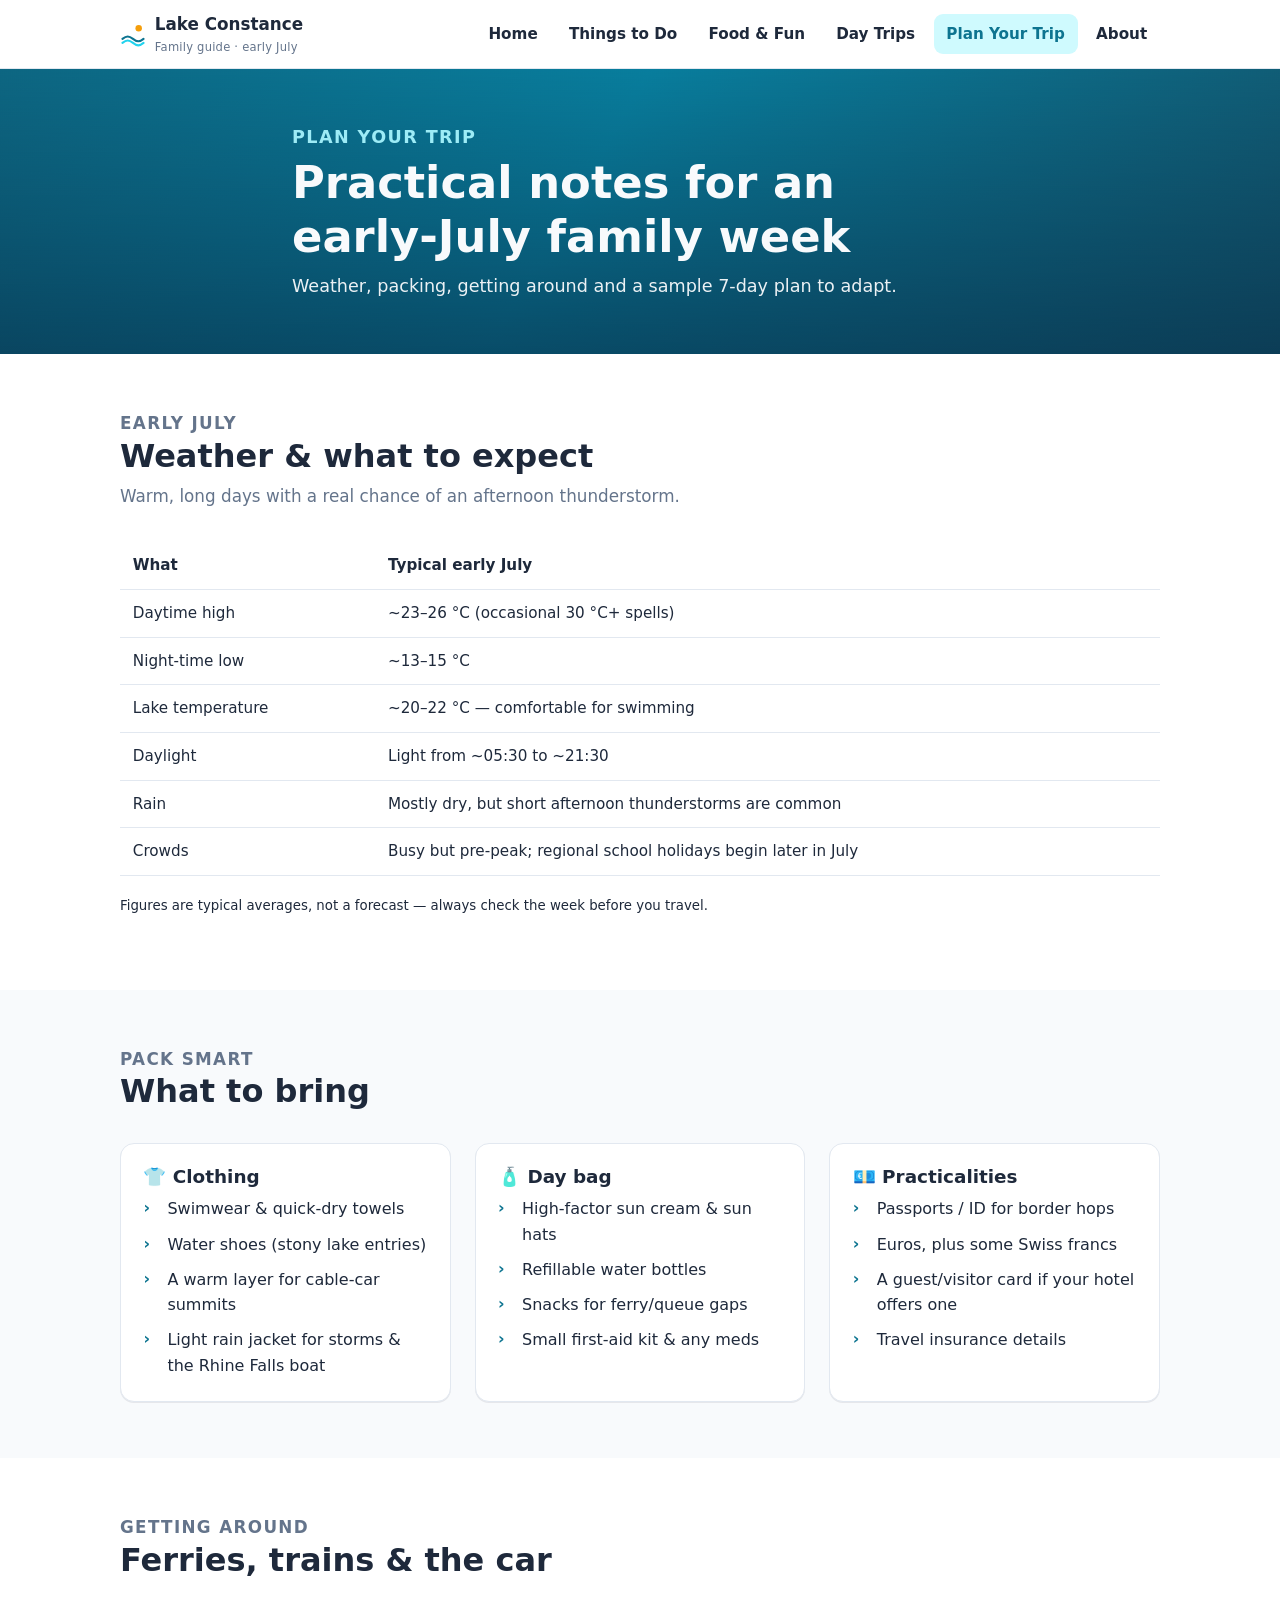
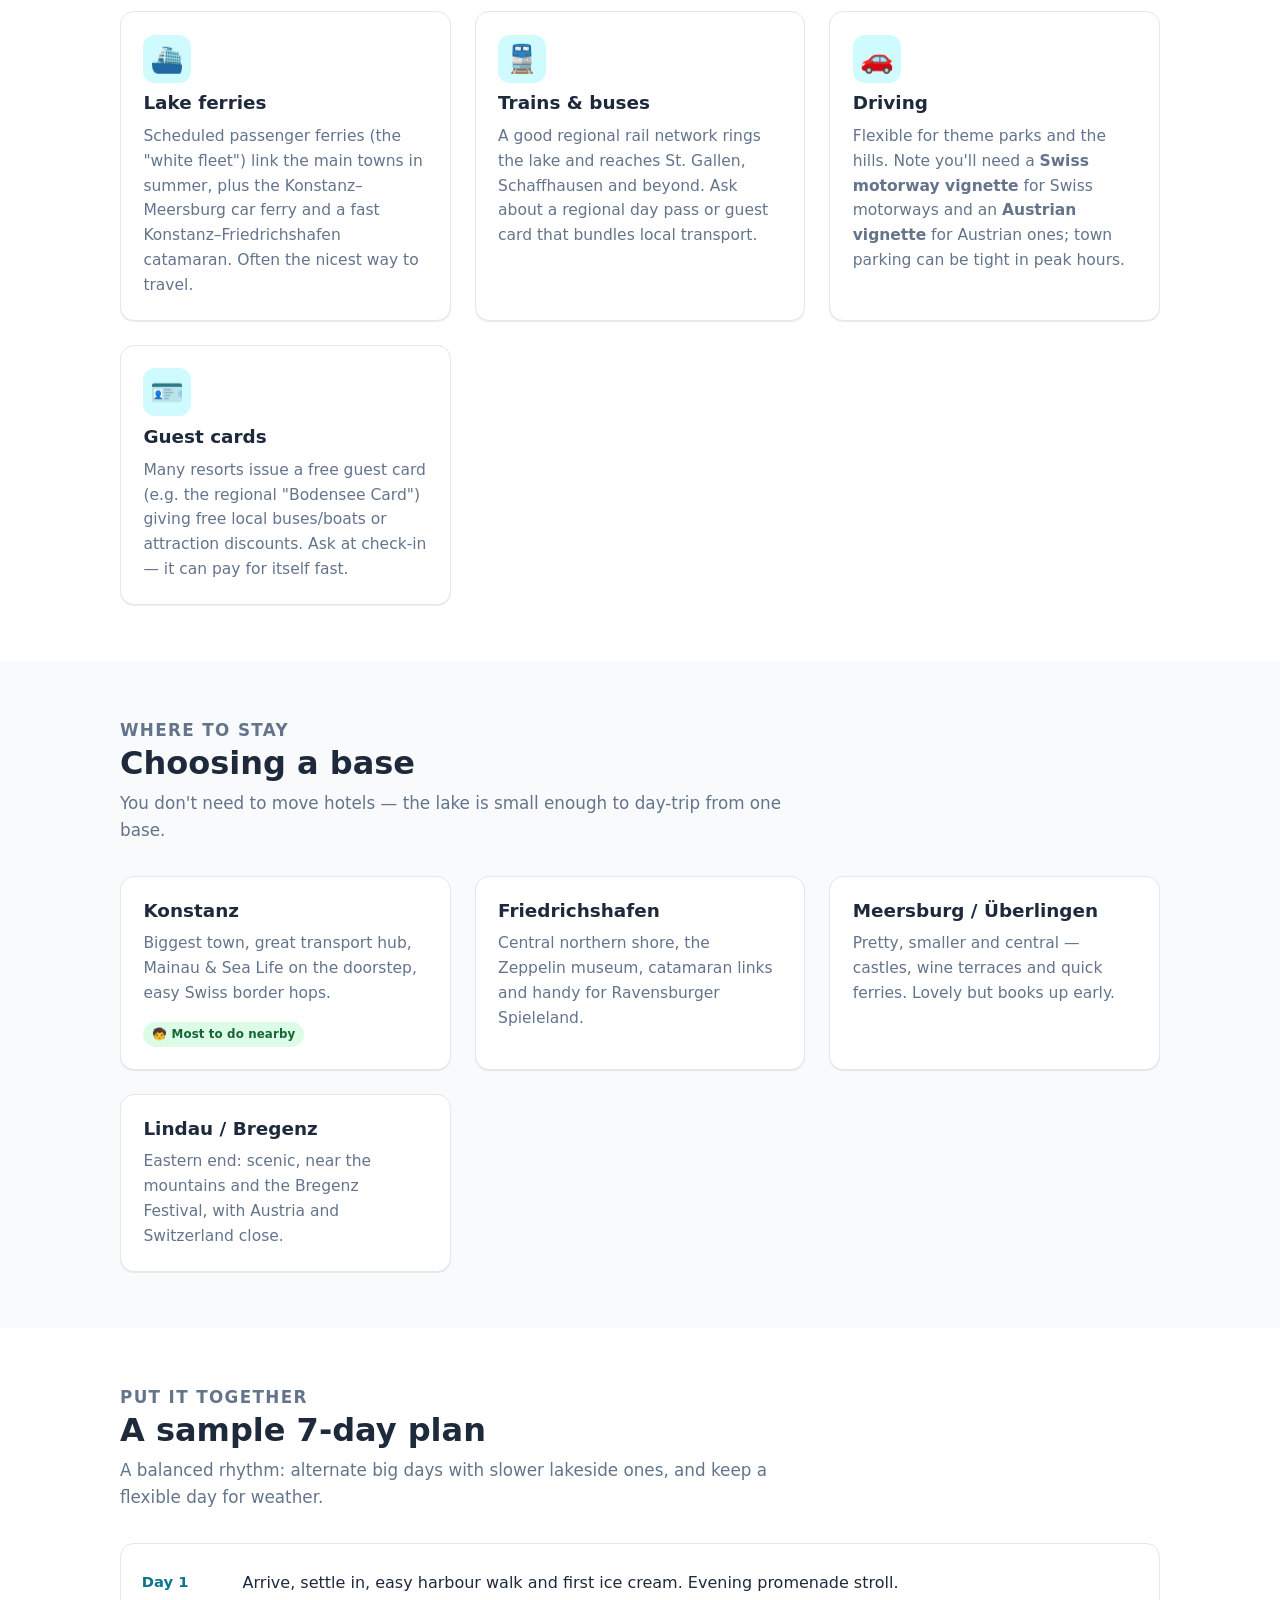
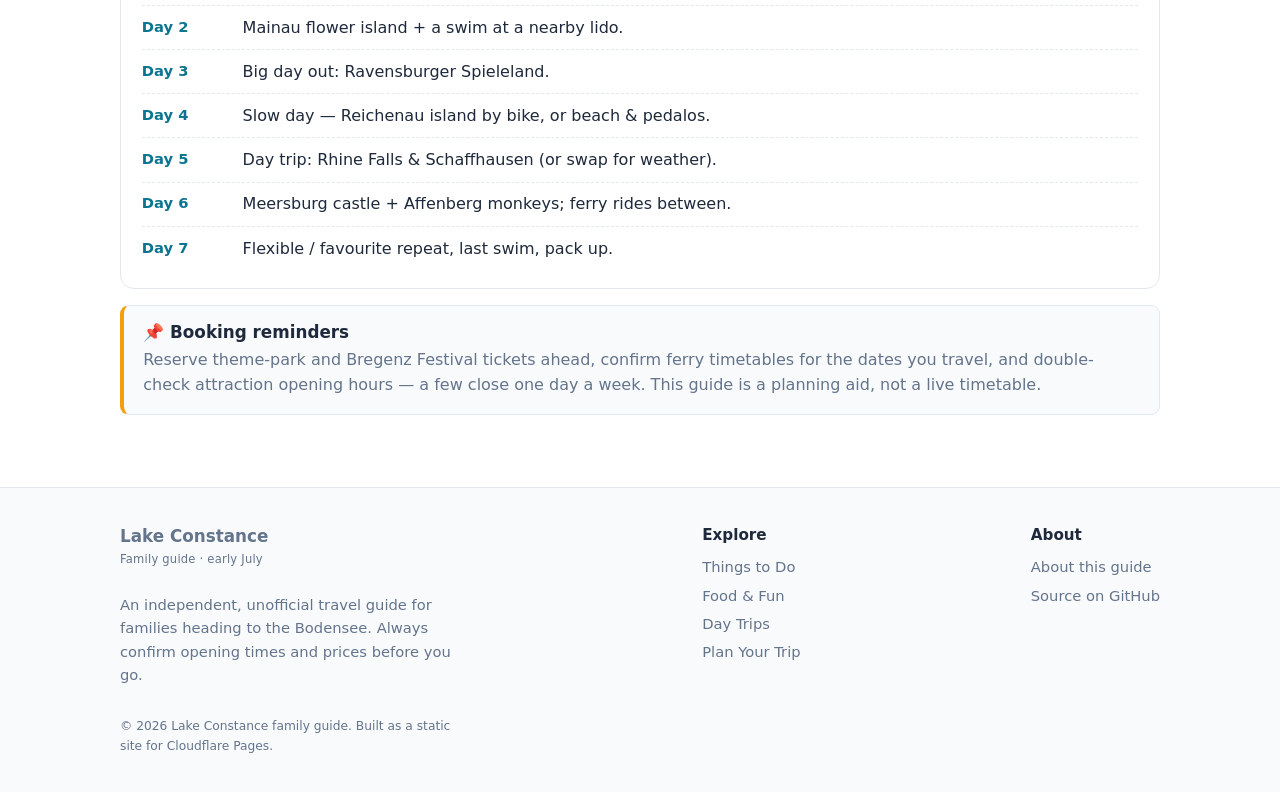
<file: plan-your-trip/index.html>
<!doctype html>
<html lang="en">
  <head>
    <meta charset="utf-8" />
    <meta name="viewport" content="width=device-width, initial-scale=1" />
    <meta name="color-scheme" content="light dark" />
    <title>Plan Your Trip to Lake Constance — Family Travel Guide</title>
    <meta
      name="description"
      content="Practical tips for a family trip to Lake Constance in early July: weather, what to pack, getting around by ferry and train, money across three countries, and a sample week."
    />
    <link rel="icon" href="/assets/favicon.svg" type="image/svg+xml" />
    <link rel="stylesheet" href="/assets/css/styles.css" />
    <script defer src="/assets/js/main.js"></script>
  </head>
  <body>
    <a class="skip-link" href="#main">Skip to content</a>

    <header class="site-header">
      <div class="container nav">
        <a class="brand" href="/">
          <svg viewBox="0 0 32 32" aria-hidden="true">
            <path d="M3 22 C8 18 11 18 16 22 C21 26 24 26 29 22" fill="none" stroke="#0d7490" stroke-width="2.6" stroke-linecap="round"/>
            <path d="M3 27 C8 23 11 23 16 27 C21 31 24 31 29 27" fill="none" stroke="#22d3ee" stroke-width="2.6" stroke-linecap="round"/>
            <circle cx="23" cy="9" r="4" fill="#f59e0b"/>
          </svg>
          <span>Lake Constance<small>Family guide · early July</small></span>
        </a>
        <button class="nav__toggle" aria-label="Menu" aria-expanded="false" aria-controls="nav-links">☰</button>
        <ul class="nav__links" id="nav-links">
          <li><a href="/">Home</a></li>
          <li><a href="/things-to-do/">Things to Do</a></li>
          <li><a href="/food-and-fun/">Food &amp; Fun</a></li>
          <li><a href="/day-trips/">Day Trips</a></li>
          <li><a href="/plan-your-trip/">Plan Your Trip</a></li>
          <li><a href="/about/">About</a></li>
        </ul>
      </div>
    </header>

    <main id="main">
      <section class="page-hero">
        <div class="container page-hero__inner">
          <p class="eyebrow">Plan your trip</p>
          <h1>Practical notes for an early-July family week</h1>
          <p>Weather, packing, getting around and a sample 7-day plan to adapt.</p>
        </div>
      </section>

      <!-- Weather -->
      <section class="section">
        <div class="container">
          <div class="section__head">
            <p class="eyebrow">Early July</p>
            <h2>Weather &amp; what to expect</h2>
            <p>Warm, long days with a real chance of an afternoon thunderstorm.</p>
          </div>
          <div class="table-wrap">
            <table class="info">
              <thead>
                <tr><th>What</th><th>Typical early July</th></tr>
              </thead>
              <tbody>
                <tr><td>Daytime high</td><td>~23–26&nbsp;°C (occasional 30&nbsp;°C+ spells)</td></tr>
                <tr><td>Night-time low</td><td>~13–15&nbsp;°C</td></tr>
                <tr><td>Lake temperature</td><td>~20–22&nbsp;°C — comfortable for swimming</td></tr>
                <tr><td>Daylight</td><td>Light from ~05:30 to ~21:30</td></tr>
                <tr><td>Rain</td><td>Mostly dry, but short afternoon thunderstorms are common</td></tr>
                <tr><td>Crowds</td><td>Busy but pre-peak; regional school holidays begin later in July</td></tr>
              </tbody>
            </table>
          </div>
          <p class="mt-2 muted"><small>Figures are typical averages, not a forecast — always check the week before you travel.</small></p>
        </div>
      </section>

      <!-- Packing -->
      <section class="section section--surface">
        <div class="container">
          <div class="section__head">
            <p class="eyebrow">Pack smart</p>
            <h2>What to bring</h2>
          </div>
          <div class="feature">
            <article class="card">
              <h3>👕 Clothing</h3>
              <ul class="list-clean">
                <li>Swimwear &amp; quick-dry towels</li>
                <li>Water shoes (stony lake entries)</li>
                <li>A warm layer for cable-car summits</li>
                <li>Light rain jacket for storms &amp; the Rhine Falls boat</li>
              </ul>
            </article>
            <article class="card">
              <h3>🧴 Day bag</h3>
              <ul class="list-clean">
                <li>High-factor sun cream &amp; sun hats</li>
                <li>Refillable water bottles</li>
                <li>Snacks for ferry/queue gaps</li>
                <li>Small first-aid kit &amp; any meds</li>
              </ul>
            </article>
            <article class="card">
              <h3>💶 Practicalities</h3>
              <ul class="list-clean">
                <li>Passports / ID for border hops</li>
                <li>Euros, plus some Swiss francs</li>
                <li>A guest/visitor card if your hotel offers one</li>
                <li>Travel insurance details</li>
              </ul>
            </article>
          </div>
        </div>
      </section>

      <!-- Getting around -->
      <section class="section">
        <div class="container">
          <div class="section__head">
            <p class="eyebrow">Getting around</p>
            <h2>Ferries, trains &amp; the car</h2>
          </div>
          <div class="grid">
            <article class="card">
              <div class="card__icon">⛴️</div>
              <h3>Lake ferries</h3>
              <p>
                Scheduled passenger ferries (the "white fleet") link the main
                towns in summer, plus the Konstanz–Meersburg car ferry and a
                fast Konstanz–Friedrichshafen catamaran. Often the nicest way to
                travel.
              </p>
            </article>
            <article class="card">
              <div class="card__icon">🚆</div>
              <h3>Trains &amp; buses</h3>
              <p>
                A good regional rail network rings the lake and reaches St.
                Gallen, Schaffhausen and beyond. Ask about a regional day pass
                or guest card that bundles local transport.
              </p>
            </article>
            <article class="card">
              <div class="card__icon">🚗</div>
              <h3>Driving</h3>
              <p>
                Flexible for theme parks and the hills. Note you'll need a
                <strong>Swiss motorway vignette</strong> for Swiss motorways and
                an <strong>Austrian vignette</strong> for Austrian ones; town
                parking can be tight in peak hours.
              </p>
            </article>
            <article class="card">
              <div class="card__icon">🪪</div>
              <h3>Guest cards</h3>
              <p>
                Many resorts issue a free guest card (e.g. the regional
                "Bodensee Card") giving free local buses/boats or attraction
                discounts. Ask at check-in — it can pay for itself fast.
              </p>
            </article>
          </div>
        </div>
      </section>

      <!-- Where to base -->
      <section class="section section--surface">
        <div class="container">
          <div class="section__head">
            <p class="eyebrow">Where to stay</p>
            <h2>Choosing a base</h2>
            <p>You don't need to move hotels — the lake is small enough to day-trip from one base.</p>
          </div>
          <div class="grid">
            <article class="card">
              <h3>Konstanz</h3>
              <p>Biggest town, great transport hub, Mainau &amp; Sea Life on the doorstep, easy Swiss border hops.</p>
              <div class="meta"><span class="badge badge--kids">🧒 Most to do nearby</span></div>
            </article>
            <article class="card">
              <h3>Friedrichshafen</h3>
              <p>Central northern shore, the Zeppelin museum, catamaran links and handy for Ravensburger Spieleland.</p>
            </article>
            <article class="card">
              <h3>Meersburg / Überlingen</h3>
              <p>Pretty, smaller and central — castles, wine terraces and quick ferries. Lovely but books up early.</p>
            </article>
            <article class="card">
              <h3>Lindau / Bregenz</h3>
              <p>Eastern end: scenic, near the mountains and the Bregenz Festival, with Austria and Switzerland close.</p>
            </article>
          </div>
        </div>
      </section>

      <!-- Sample week -->
      <section class="section">
        <div class="container">
          <div class="section__head">
            <p class="eyebrow">Put it together</p>
            <h2>A sample 7-day plan</h2>
            <p>A balanced rhythm: alternate big days with slower lakeside ones, and keep a flexible day for weather.</p>
          </div>
          <div class="trip">
            <div class="trip__body">
              <ul class="timeline">
                <li><span class="t">Day 1</span><span>Arrive, settle in, easy harbour walk and first ice cream. Evening promenade stroll.</span></li>
                <li><span class="t">Day 2</span><span>Mainau flower island + a swim at a nearby lido.</span></li>
                <li><span class="t">Day 3</span><span>Big day out: Ravensburger Spieleland.</span></li>
                <li><span class="t">Day 4</span><span>Slow day — Reichenau island by bike, or beach &amp; pedalos.</span></li>
                <li><span class="t">Day 5</span><span>Day trip: Rhine Falls &amp; Schaffhausen (or swap for weather).</span></li>
                <li><span class="t">Day 6</span><span>Meersburg castle + Affenberg monkeys; ferry rides between.</span></li>
                <li><span class="t">Day 7</span><span>Flexible / favourite repeat, last swim, pack up.</span></li>
              </ul>
            </div>
          </div>
          <div class="callout mt-2">
            <h3>📌 Booking reminders</h3>
            <p>
              Reserve theme-park and Bregenz Festival tickets ahead, confirm
              ferry timetables for the dates you travel, and double-check
              attraction opening hours — a few close one day a week. This guide
              is a planning aid, not a live timetable.
            </p>
          </div>
        </div>
      </section>
    </main>

    <footer class="site-footer">
      <div class="container">
        <div>
          <a class="brand" href="/" style="margin-bottom:.6rem">
            <span>Lake Constance<small>Family guide · early July</small></span>
          </a>
          <p class="muted">
            An independent, unofficial travel guide for families heading to the
            Bodensee. Always confirm opening times and prices before you go.
          </p>
        </div>
        <div>
          <h4>Explore</h4>
          <ul>
            <li><a href="/things-to-do/">Things to Do</a></li>
            <li><a href="/food-and-fun/">Food &amp; Fun</a></li>
            <li><a href="/day-trips/">Day Trips</a></li>
            <li><a href="/plan-your-trip/">Plan Your Trip</a></li>
          </ul>
        </div>
        <div>
          <h4>About</h4>
          <ul>
            <li><a href="/about/">About this guide</a></li>
            <li><a href="https://github.com/gcameron00/holiday">Source on GitHub</a></li>
          </ul>
        </div>
      </div>
      <div class="container mt-2">
        <small class="muted">© <span id="year">2026</span> Lake Constance family guide. Built as a static site for Cloudflare Pages.</small>
      </div>
    </footer>
  </body>
</html>
</file>
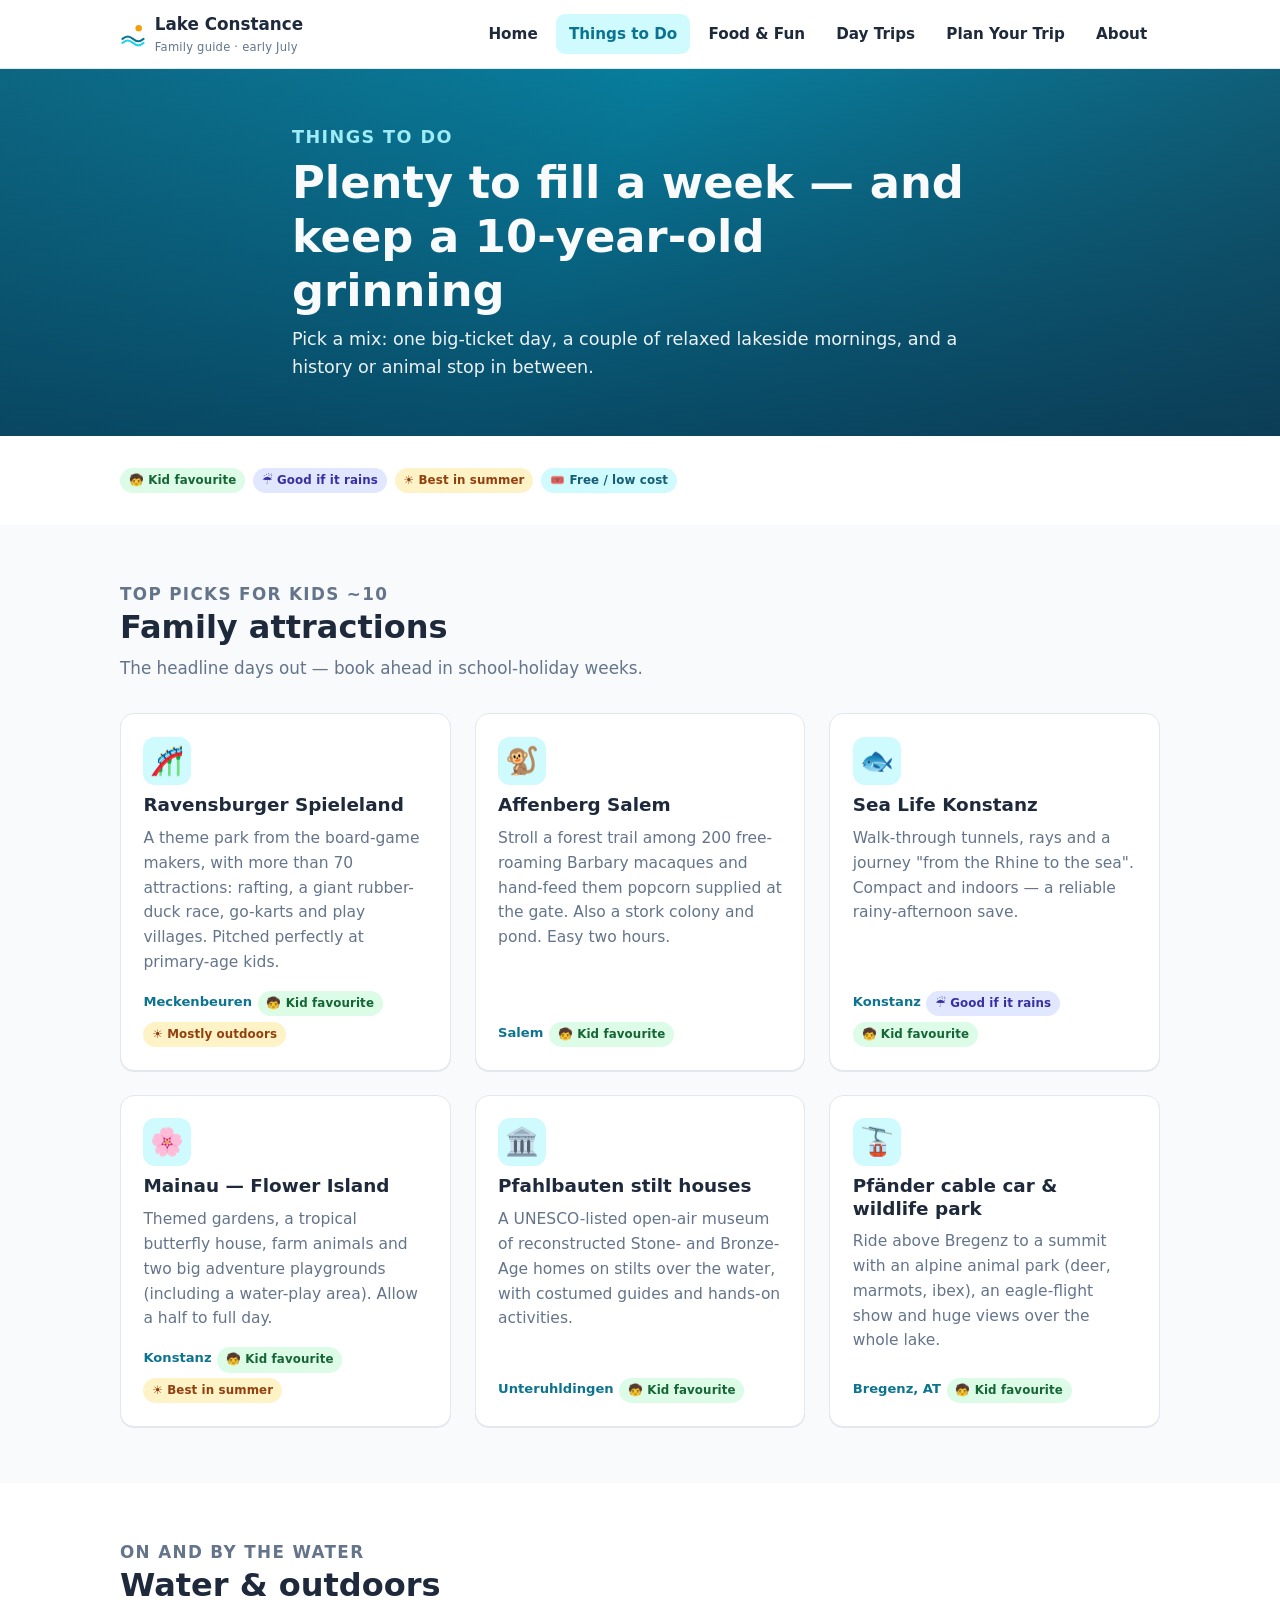
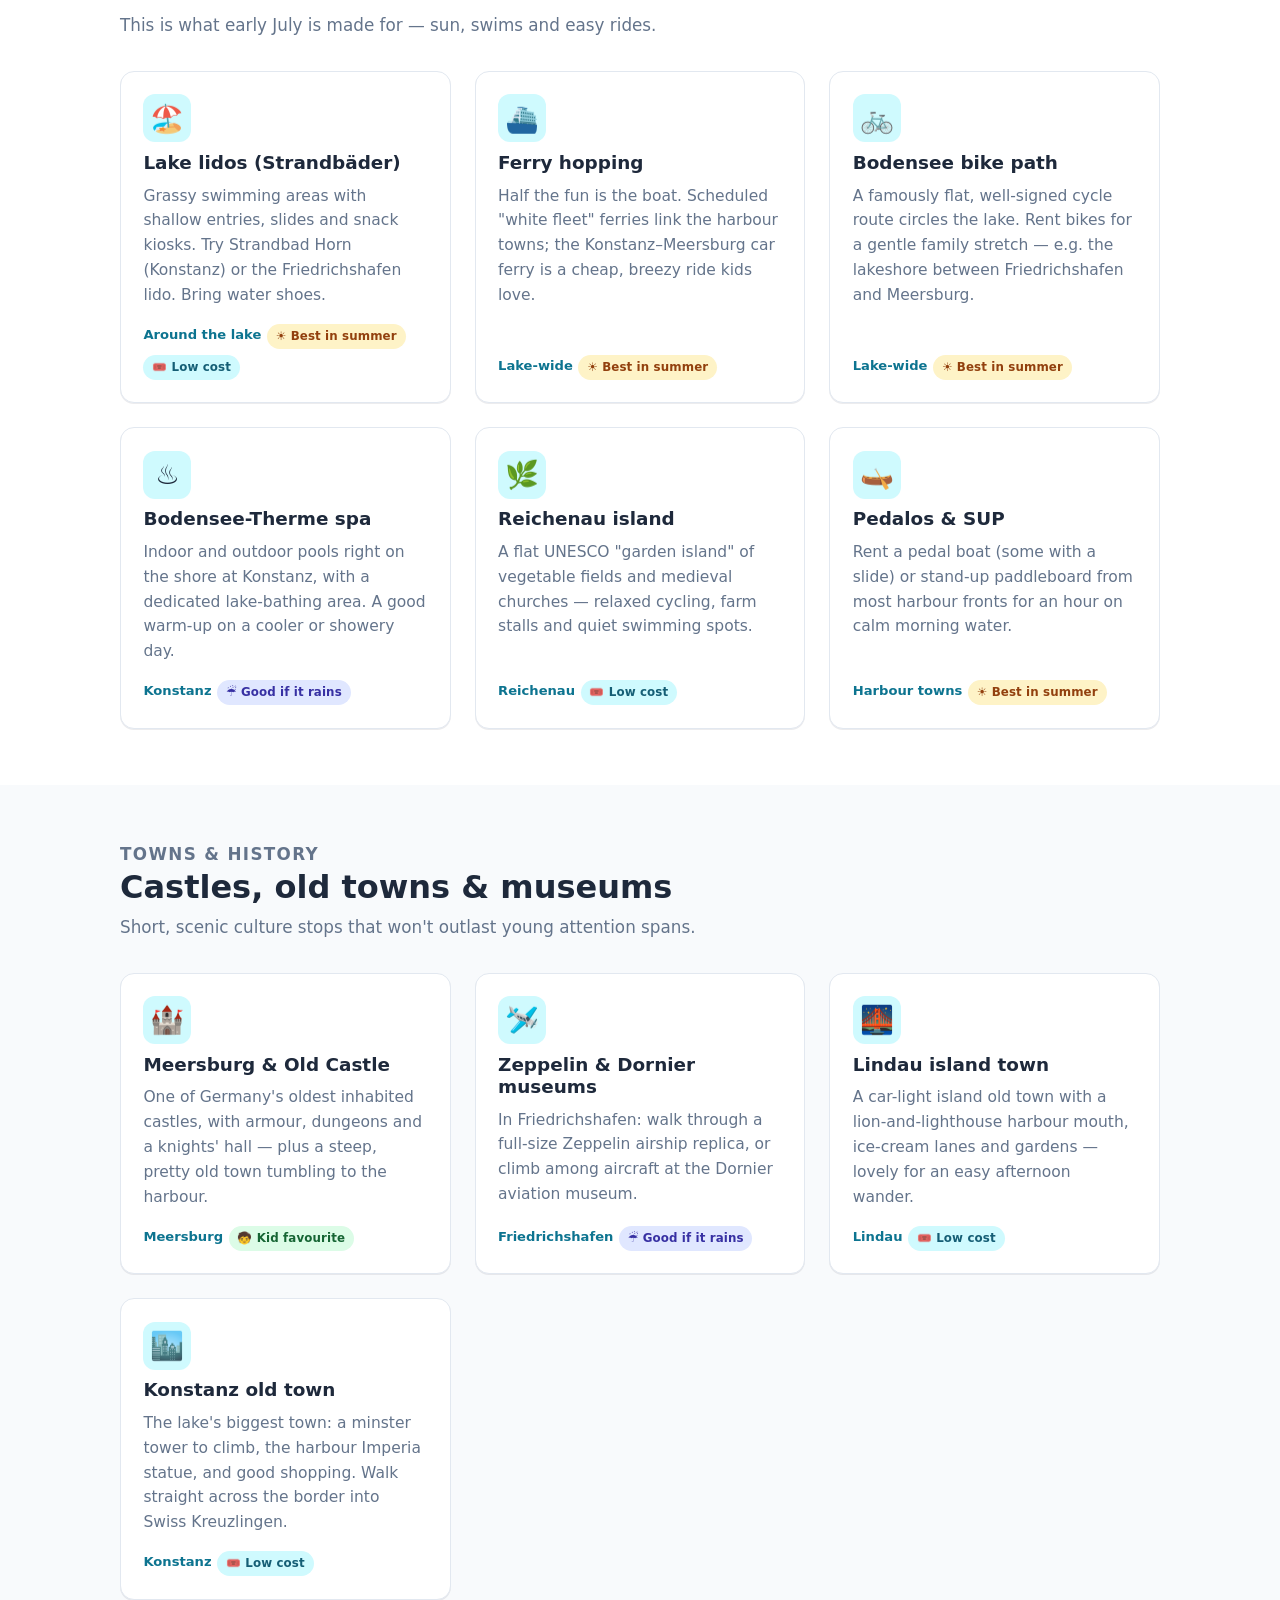
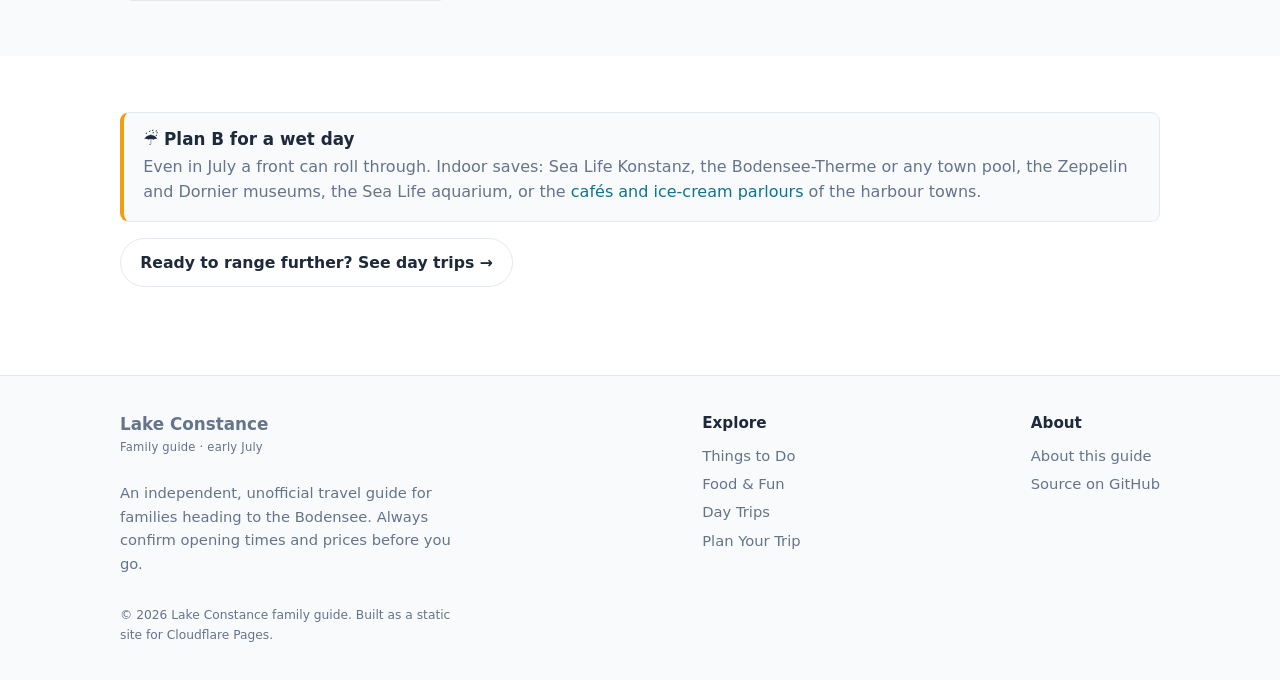
<file: things-to-do/index.html>
<!doctype html>
<html lang="en">
  <head>
    <meta charset="utf-8" />
    <meta name="viewport" content="width=device-width, initial-scale=1" />
    <meta name="color-scheme" content="light dark" />
    <title>Things to Do at Lake Constance — Family Travel Guide</title>
    <meta
      name="description"
      content="The best things to do around Lake Constance for families, with a focus on children around 10: theme parks, animal encounters, beaches, castles and rainy-day options."
    />
    <link rel="icon" href="/assets/favicon.svg" type="image/svg+xml" />
    <link rel="stylesheet" href="/assets/css/styles.css" />
    <script defer src="/assets/js/main.js"></script>
  </head>
  <body>
    <a class="skip-link" href="#main">Skip to content</a>

    <header class="site-header">
      <div class="container nav">
        <a class="brand" href="/">
          <svg viewBox="0 0 32 32" aria-hidden="true">
            <path d="M3 22 C8 18 11 18 16 22 C21 26 24 26 29 22" fill="none" stroke="#0d7490" stroke-width="2.6" stroke-linecap="round"/>
            <path d="M3 27 C8 23 11 23 16 27 C21 31 24 31 29 27" fill="none" stroke="#22d3ee" stroke-width="2.6" stroke-linecap="round"/>
            <circle cx="23" cy="9" r="4" fill="#f59e0b"/>
          </svg>
          <span>Lake Constance<small>Family guide · early July</small></span>
        </a>
        <button class="nav__toggle" aria-label="Menu" aria-expanded="false" aria-controls="nav-links">☰</button>
        <ul class="nav__links" id="nav-links">
          <li><a href="/">Home</a></li>
          <li><a href="/things-to-do/">Things to Do</a></li>
          <li><a href="/food-and-fun/">Food &amp; Fun</a></li>
          <li><a href="/day-trips/">Day Trips</a></li>
          <li><a href="/plan-your-trip/">Plan Your Trip</a></li>
          <li><a href="/about/">About</a></li>
        </ul>
      </div>
    </header>

    <main id="main">
      <section class="page-hero">
        <div class="container page-hero__inner">
          <p class="eyebrow">Things to Do</p>
          <h1>Plenty to fill a week — and keep a 10-year-old grinning</h1>
          <p>
            Pick a mix: one big-ticket day, a couple of relaxed lakeside
            mornings, and a history or animal stop in between.
          </p>
        </div>
      </section>

      <!-- Legend -->
      <section class="section section--tight">
        <div class="container">
          <div class="btn-row" style="gap:.5rem">
            <span class="badge badge--kids">🧒 Kid favourite</span>
            <span class="badge badge--rain">☔ Good if it rains</span>
            <span class="badge badge--july">☀️ Best in summer</span>
            <span class="badge badge--free">🎟️ Free / low cost</span>
          </div>
        </div>
      </section>

      <!-- Family attractions -->
      <section class="section section--surface">
        <div class="container">
          <div class="section__head">
            <p class="eyebrow">Top picks for kids ~10</p>
            <h2>Family attractions</h2>
            <p>The headline days out — book ahead in school-holiday weeks.</p>
          </div>
          <div class="grid">
            <article class="card">
              <div class="card__icon">🎢</div>
              <h3>Ravensburger Spieleland</h3>
              <p>
                A theme park from the board-game makers, with more than 70
                attractions: rafting, a giant rubber-duck race, go-karts and
                play villages. Pitched perfectly at primary-age kids.
              </p>
              <div class="meta">
                <span class="where">Meckenbeuren</span>
                <span class="badge badge--kids">🧒 Kid favourite</span>
                <span class="badge badge--july">☀️ Mostly outdoors</span>
              </div>
            </article>
            <article class="card">
              <div class="card__icon">🐒</div>
              <h3>Affenberg Salem</h3>
              <p>
                Stroll a forest trail among 200 free-roaming Barbary macaques
                and hand-feed them popcorn supplied at the gate. Also a stork
                colony and pond. Easy two hours.
              </p>
              <div class="meta">
                <span class="where">Salem</span>
                <span class="badge badge--kids">🧒 Kid favourite</span>
              </div>
            </article>
            <article class="card">
              <div class="card__icon">🐟</div>
              <h3>Sea Life Konstanz</h3>
              <p>
                Walk-through tunnels, rays and a journey "from the Rhine to the
                sea". Compact and indoors — a reliable rainy-afternoon save.
              </p>
              <div class="meta">
                <span class="where">Konstanz</span>
                <span class="badge badge--rain">☔ Good if it rains</span>
                <span class="badge badge--kids">🧒 Kid favourite</span>
              </div>
            </article>
            <article class="card">
              <div class="card__icon">🌸</div>
              <h3>Mainau — Flower Island</h3>
              <p>
                Themed gardens, a tropical butterfly house, farm animals and two
                big adventure playgrounds (including a water-play area). Allow a
                half to full day.
              </p>
              <div class="meta">
                <span class="where">Konstanz</span>
                <span class="badge badge--kids">🧒 Kid favourite</span>
                <span class="badge badge--july">☀️ Best in summer</span>
              </div>
            </article>
            <article class="card">
              <div class="card__icon">🏛️</div>
              <h3>Pfahlbauten stilt houses</h3>
              <p>
                A UNESCO-listed open-air museum of reconstructed Stone- and
                Bronze-Age homes on stilts over the water, with costumed guides
                and hands-on activities.
              </p>
              <div class="meta">
                <span class="where">Unteruhldingen</span>
                <span class="badge badge--kids">🧒 Kid favourite</span>
              </div>
            </article>
            <article class="card">
              <div class="card__icon">🚡</div>
              <h3>Pfänder cable car &amp; wildlife park</h3>
              <p>
                Ride above Bregenz to a summit with an alpine animal park (deer,
                marmots, ibex), an eagle-flight show and huge views over the
                whole lake.
              </p>
              <div class="meta">
                <span class="where">Bregenz, AT</span>
                <span class="badge badge--kids">🧒 Kid favourite</span>
              </div>
            </article>
          </div>
        </div>
      </section>

      <!-- Water & outdoors -->
      <section class="section">
        <div class="container">
          <div class="section__head">
            <p class="eyebrow">On and by the water</p>
            <h2>Water &amp; outdoors</h2>
            <p>This is what early July is made for — sun, swims and easy rides.</p>
          </div>
          <div class="grid">
            <article class="card">
              <div class="card__icon">🏖️</div>
              <h3>Lake lidos (Strandbäder)</h3>
              <p>
                Grassy swimming areas with shallow entries, slides and snack
                kiosks. Try Strandbad Horn (Konstanz) or the Friedrichshafen
                lido. Bring water shoes.
              </p>
              <div class="meta">
                <span class="where">Around the lake</span>
                <span class="badge badge--july">☀️ Best in summer</span>
                <span class="badge badge--free">🎟️ Low cost</span>
              </div>
            </article>
            <article class="card">
              <div class="card__icon">⛴️</div>
              <h3>Ferry hopping</h3>
              <p>
                Half the fun is the boat. Scheduled "white fleet" ferries link
                the harbour towns; the Konstanz–Meersburg car ferry is a
                cheap, breezy ride kids love.
              </p>
              <div class="meta">
                <span class="where">Lake-wide</span>
                <span class="badge badge--july">☀️ Best in summer</span>
              </div>
            </article>
            <article class="card">
              <div class="card__icon">🚲</div>
              <h3>Bodensee bike path</h3>
              <p>
                A famously flat, well-signed cycle route circles the lake. Rent
                bikes for a gentle family stretch — e.g. the lakeshore between
                Friedrichshafen and Meersburg.
              </p>
              <div class="meta">
                <span class="where">Lake-wide</span>
                <span class="badge badge--july">☀️ Best in summer</span>
              </div>
            </article>
            <article class="card">
              <div class="card__icon">♨️</div>
              <h3>Bodensee-Therme spa</h3>
              <p>
                Indoor and outdoor pools right on the shore at Konstanz, with a
                dedicated lake-bathing area. A good warm-up on a cooler or
                showery day.
              </p>
              <div class="meta">
                <span class="where">Konstanz</span>
                <span class="badge badge--rain">☔ Good if it rains</span>
              </div>
            </article>
            <article class="card">
              <div class="card__icon">🌿</div>
              <h3>Reichenau island</h3>
              <p>
                A flat UNESCO "garden island" of vegetable fields and medieval
                churches — relaxed cycling, farm stalls and quiet swimming
                spots.
              </p>
              <div class="meta">
                <span class="where">Reichenau</span>
                <span class="badge badge--free">🎟️ Low cost</span>
              </div>
            </article>
            <article class="card">
              <div class="card__icon">🛶</div>
              <h3>Pedalos &amp; SUP</h3>
              <p>
                Rent a pedal boat (some with a slide) or stand-up paddleboard
                from most harbour fronts for an hour on calm morning water.
              </p>
              <div class="meta">
                <span class="where">Harbour towns</span>
                <span class="badge badge--july">☀️ Best in summer</span>
              </div>
            </article>
          </div>
        </div>
      </section>

      <!-- History & towns -->
      <section class="section section--surface">
        <div class="container">
          <div class="section__head">
            <p class="eyebrow">Towns &amp; history</p>
            <h2>Castles, old towns &amp; museums</h2>
            <p>Short, scenic culture stops that won't outlast young attention spans.</p>
          </div>
          <div class="grid">
            <article class="card">
              <div class="card__icon">🏰</div>
              <h3>Meersburg &amp; Old Castle</h3>
              <p>
                One of Germany's oldest inhabited castles, with armour, dungeons
                and a knights' hall — plus a steep, pretty old town tumbling to
                the harbour.
              </p>
              <div class="meta"><span class="where">Meersburg</span><span class="badge badge--kids">🧒 Kid favourite</span></div>
            </article>
            <article class="card">
              <div class="card__icon">🛩️</div>
              <h3>Zeppelin &amp; Dornier museums</h3>
              <p>
                In Friedrichshafen: walk through a full-size Zeppelin airship
                replica, or climb among aircraft at the Dornier aviation museum.
              </p>
              <div class="meta"><span class="where">Friedrichshafen</span><span class="badge badge--rain">☔ Good if it rains</span></div>
            </article>
            <article class="card">
              <div class="card__icon">🌉</div>
              <h3>Lindau island town</h3>
              <p>
                A car-light island old town with a lion-and-lighthouse harbour
                mouth, ice-cream lanes and gardens — lovely for an easy
                afternoon wander.
              </p>
              <div class="meta"><span class="where">Lindau</span><span class="badge badge--free">🎟️ Low cost</span></div>
            </article>
            <article class="card">
              <div class="card__icon">🏙️</div>
              <h3>Konstanz old town</h3>
              <p>
                The lake's biggest town: a minster tower to climb, the harbour
                Imperia statue, and good shopping. Walk straight across the
                border into Swiss Kreuzlingen.
              </p>
              <div class="meta"><span class="where">Konstanz</span><span class="badge badge--free">🎟️ Low cost</span></div>
            </article>
          </div>
        </div>
      </section>

      <!-- Rainy day -->
      <section class="section">
        <div class="container">
          <div class="callout">
            <h3>☔ Plan B for a wet day</h3>
            <p>
              Even in July a front can roll through. Indoor saves: Sea Life
              Konstanz, the Bodensee-Therme or any town pool, the Zeppelin and
              Dornier museums, the Sea Life aquarium, or the
              <a href="/food-and-fun/">cafés and ice-cream parlours</a> of the
              harbour towns.
            </p>
          </div>
          <p class="mt-2"><a class="btn btn--outline" href="/day-trips/">Ready to range further? See day trips →</a></p>
        </div>
      </section>
    </main>

    <footer class="site-footer">
      <div class="container">
        <div>
          <a class="brand" href="/" style="margin-bottom:.6rem">
            <span>Lake Constance<small>Family guide · early July</small></span>
          </a>
          <p class="muted">
            An independent, unofficial travel guide for families heading to the
            Bodensee. Always confirm opening times and prices before you go.
          </p>
        </div>
        <div>
          <h4>Explore</h4>
          <ul>
            <li><a href="/things-to-do/">Things to Do</a></li>
            <li><a href="/food-and-fun/">Food &amp; Fun</a></li>
            <li><a href="/day-trips/">Day Trips</a></li>
            <li><a href="/plan-your-trip/">Plan Your Trip</a></li>
          </ul>
        </div>
        <div>
          <h4>About</h4>
          <ul>
            <li><a href="/about/">About this guide</a></li>
            <li><a href="https://github.com/gcameron00/holiday">Source on GitHub</a></li>
          </ul>
        </div>
      </div>
      <div class="container mt-2">
        <small class="muted">© <span id="year">2026</span> Lake Constance family guide. Built as a static site for Cloudflare Pages.</small>
      </div>
    </footer>
  </body>
</html>
</file>
<file: assets/css/styles.css>
/* =========================================================================
   Lake Constance Travel Guide — stylesheet
   Plain CSS, no framework. Light/dark aware via CSS custom properties.
   ========================================================================= */

:root {
  color-scheme: light dark;

  /* Palette */
  --color-bg: #ffffff;
  --color-surface: #f8fafc;
  --color-surface-2: #f1f5f9;
  --color-text: #1e293b;
  --color-muted: #64748b;
  --color-accent: #0d7490;       /* lake teal */
  --color-accent-strong: #0e5e73;
  --color-accent-soft: #cffafe;
  --color-sun: #f59e0b;          /* summer accent */
  --color-border: #e2e8f0;
  --color-shadow: rgba(15, 23, 42, 0.08);

  /* Layout */
  --maxw: 1080px;
  --radius: 14px;
  --radius-sm: 9px;
  --gap: 1.5rem;

  --font: system-ui, -apple-system, "Segoe UI", Roboto, Helvetica, Arial,
    sans-serif;
}

@media (prefers-color-scheme: dark) {
  :root {
    --color-bg: #0b1220;
    --color-surface: #0f172a;
    --color-surface-2: #15213a;
    --color-text: #e2e8f0;
    --color-muted: #94a3b8;
    --color-accent: #22d3ee;
    --color-accent-strong: #67e8f9;
    --color-accent-soft: #0e3a47;
    --color-sun: #fbbf24;
    --color-border: #1e293b;
    --color-shadow: rgba(0, 0, 0, 0.4);
  }
}

* { box-sizing: border-box; }

html { scroll-behavior: smooth; }

body {
  font-family: var(--font);
  margin: 0;
  line-height: 1.6;
  background-color: var(--color-bg);
  color: var(--color-text);
  -webkit-font-smoothing: antialiased;
}

img { max-width: 100%; display: block; }

a {
  text-decoration: none;
  color: var(--color-accent);
}
a:hover { text-decoration: underline; }

h1, h2, h3 { line-height: 1.2; }

/* ---- Layout helpers ---------------------------------------------------- */

.container {
  width: 100%;
  max-width: var(--maxw);
  margin-inline: auto;
  padding-inline: 1.25rem;
}

.section { padding-block: 3.5rem; }
.section--tight { padding-block: 2rem; }
.section--surface { background: var(--color-surface); }

.section__head { max-width: 42rem; margin-bottom: 2rem; }
.section__head h2 {
  font-size: clamp(1.5rem, 3vw, 2rem);
  margin: 0 0 0.5rem;
}
.section__head p { color: var(--color-muted); margin: 0; font-size: 1.05rem; }

.eyebrow {
  text-transform: uppercase;
  letter-spacing: 0.08em;
  font-size: 0.78rem;
  font-weight: 700;
  color: var(--color-accent);
  margin: 0 0 0.4rem;
}

/* ---- Header / nav ------------------------------------------------------ */

.site-header {
  position: sticky;
  top: 0;
  z-index: 50;
  background: color-mix(in srgb, var(--color-bg) 88%, transparent);
  backdrop-filter: saturate(180%) blur(10px);
  border-bottom: 1px solid var(--color-border);
}

.nav {
  display: flex;
  align-items: center;
  justify-content: space-between;
  gap: 1rem;
  padding-block: 0.7rem;
  position: relative;
}

.brand {
  display: inline-flex;
  align-items: center;
  gap: 0.55rem;
  font-weight: 800;
  font-size: 1.05rem;
  color: var(--color-text);
}
.brand:hover { text-decoration: none; }
.brand svg { width: 26px; height: 26px; }
.brand span small {
  display: block;
  font-weight: 500;
  font-size: 0.72rem;
  color: var(--color-muted);
  letter-spacing: 0.02em;
}

.nav__links {
  display: flex;
  align-items: center;
  gap: 0.35rem;
  list-style: none;
  margin: 0;
  padding: 0;
}
.nav__links a {
  display: block;
  padding: 0.5rem 0.8rem;
  border-radius: var(--radius-sm);
  color: var(--color-text);
  font-weight: 600;
  font-size: 0.95rem;
}
.nav__links a:hover { background: var(--color-surface-2); text-decoration: none; }
.nav__links a[aria-current="page"] {
  color: var(--color-accent);
  background: var(--color-accent-soft);
}

.nav__toggle {
  display: none;
  background: none;
  border: 1px solid var(--color-border);
  border-radius: var(--radius-sm);
  padding: 0.45rem 0.6rem;
  color: var(--color-text);
  cursor: pointer;
  font-size: 1.1rem;
  line-height: 1;
}

@media (max-width: 760px) {
  .nav__toggle { display: inline-flex; }
  .nav__links {
    position: absolute;
    inset: 100% 0 auto 0;
    flex-direction: column;
    align-items: stretch;
    gap: 0.15rem;
    background: var(--color-bg);
    border-bottom: 1px solid var(--color-border);
    padding: 0.6rem 1.25rem 1rem;
    box-shadow: 0 16px 30px -18px var(--color-shadow);
    display: none;
  }
  .nav__links.is-open { display: flex; }
  .nav__links a { padding: 0.7rem 0.8rem; }
}

/* ---- Hero -------------------------------------------------------------- */

.hero {
  position: relative;
  color: #f8fafc;
  background:
    linear-gradient(180deg, rgba(8, 47, 73, 0.25), rgba(8, 47, 73, 0.75)),
    linear-gradient(120deg, #0e7490 0%, #0891b2 40%, #155e75 100%);
  overflow: hidden;
}
.hero::after {
  /* gentle wave silhouette */
  content: "";
  position: absolute;
  left: 0; right: 0; bottom: -1px;
  height: 60px;
  background: var(--color-bg);
  clip-path: polygon(0 60%, 12% 52%, 26% 60%, 40% 48%, 56% 60%, 72% 50%,
    86% 60%, 100% 52%, 100% 100%, 0 100%);
}
.hero__inner {
  position: relative;
  z-index: 1;
  padding-block: clamp(3rem, 8vw, 5.5rem) 4.5rem;
  max-width: 46rem;
}
.hero h1 {
  font-size: clamp(2rem, 6vw, 3.4rem);
  margin: 0.4rem 0 0.6rem;
  letter-spacing: -0.01em;
}
.hero p { font-size: clamp(1.05rem, 2.2vw, 1.3rem); margin: 0 0 1.6rem; opacity: 0.95; }
.hero .eyebrow { color: #a5f3fc; }

.hero__meta {
  display: flex;
  flex-wrap: wrap;
  gap: 0.6rem;
  margin-top: 1.4rem;
}
.hero__meta .chip {
  background: rgba(255, 255, 255, 0.15);
  border: 1px solid rgba(255, 255, 255, 0.25);
  color: #f0f9ff;
}

/* Compact hero for interior pages */
.page-hero {
  position: relative;
  color: #f8fafc;
  background:
    linear-gradient(180deg, rgba(8, 47, 73, 0.2), rgba(8, 47, 73, 0.7)),
    linear-gradient(120deg, #0e7490 0%, #0891b2 45%, #155e75 100%);
}
.page-hero__inner { padding-block: clamp(2.2rem, 6vw, 3.4rem); max-width: 46rem; }
.page-hero h1 { font-size: clamp(1.8rem, 5vw, 2.8rem); margin: 0.3rem 0 0.5rem; }
.page-hero p { margin: 0; font-size: 1.1rem; opacity: 0.95; }
.page-hero .eyebrow { color: #a5f3fc; }

/* ---- Buttons ----------------------------------------------------------- */

.btn {
  display: inline-flex;
  align-items: center;
  gap: 0.4rem;
  padding: 0.7rem 1.2rem;
  border-radius: 999px;
  font-weight: 700;
  font-size: 0.98rem;
  cursor: pointer;
  border: 1px solid transparent;
  transition: transform 0.05s ease, box-shadow 0.15s ease;
}
.btn:hover { text-decoration: none; transform: translateY(-1px); }
.btn--primary {
  background: var(--color-sun);
  color: #422006;
  box-shadow: 0 10px 24px -12px rgba(245, 158, 11, 0.9);
}
.btn--ghost {
  background: rgba(255, 255, 255, 0.12);
  border-color: rgba(255, 255, 255, 0.4);
  color: #f8fafc;
}
.btn--outline {
  background: transparent;
  border-color: var(--color-border);
  color: var(--color-text);
}

.btn-row { display: flex; flex-wrap: wrap; gap: 0.7rem; }

/* ---- Chips / badges ---------------------------------------------------- */

.chip {
  display: inline-flex;
  align-items: center;
  gap: 0.3rem;
  padding: 0.25rem 0.65rem;
  border-radius: 999px;
  font-size: 0.8rem;
  font-weight: 600;
  background: var(--color-surface-2);
  color: var(--color-muted);
  border: 1px solid var(--color-border);
}
.badge {
  display: inline-flex;
  align-items: center;
  gap: 0.25rem;
  padding: 0.2rem 0.55rem;
  border-radius: 999px;
  font-size: 0.74rem;
  font-weight: 700;
  letter-spacing: 0.01em;
}
.badge--kids { background: #dcfce7; color: #166534; }
.badge--rain { background: #e0e7ff; color: #3730a3; }
.badge--july { background: #fef3c7; color: #92400e; }
.badge--free { background: #cffafe; color: #155e75; }
@media (prefers-color-scheme: dark) {
  .badge--kids { background: #14532d; color: #bbf7d0; }
  .badge--rain { background: #1e1b4b; color: #c7d2fe; }
  .badge--july { background: #451a03; color: #fde68a; }
  .badge--free { background: #083344; color: #a5f3fc; }
}

/* ---- Cards ------------------------------------------------------------- */

.grid {
  display: grid;
  gap: var(--gap);
  grid-template-columns: repeat(auto-fill, minmax(280px, 1fr));
}

.card {
  background: var(--color-bg);
  border: 1px solid var(--color-border);
  border-radius: var(--radius);
  padding: 1.4rem;
  box-shadow: 0 1px 0 var(--color-shadow);
  display: flex;
  flex-direction: column;
  gap: 0.6rem;
  transition: transform 0.12s ease, box-shadow 0.15s ease, border-color 0.15s;
}
.card:hover {
  transform: translateY(-3px);
  box-shadow: 0 18px 36px -22px var(--color-shadow);
  border-color: color-mix(in srgb, var(--color-accent) 40%, var(--color-border));
}
.card__icon {
  font-size: 1.7rem;
  width: 48px; height: 48px;
  display: grid; place-items: center;
  border-radius: 12px;
  background: var(--color-accent-soft);
}
.card h3 { margin: 0; font-size: 1.15rem; }
.card p { margin: 0; color: var(--color-muted); font-size: 0.97rem; }
.card .meta {
  display: flex; flex-wrap: wrap; gap: 0.35rem;
  margin-top: auto; padding-top: 0.4rem;
}
.card .where {
  font-size: 0.82rem; font-weight: 600; color: var(--color-accent);
}

/* Highlight card variant used on the home page */
.feature {
  display: grid;
  grid-template-columns: repeat(auto-fit, minmax(220px, 1fr));
  gap: var(--gap);
}
.feature .card { gap: 0.5rem; }

/* ---- Info / callouts --------------------------------------------------- */

.callout {
  border: 1px solid var(--color-border);
  border-left: 4px solid var(--color-sun);
  background: var(--color-surface);
  border-radius: var(--radius-sm);
  padding: 1rem 1.2rem;
}
.callout h3 { margin: 0 0 0.3rem; font-size: 1.05rem; }
.callout p { margin: 0; color: var(--color-muted); }

/* Itinerary / day-trip blocks */
.trip {
  border: 1px solid var(--color-border);
  border-radius: var(--radius);
  overflow: hidden;
  background: var(--color-bg);
}
.trip__head {
  padding: 1.1rem 1.3rem;
  background: var(--color-surface);
  border-bottom: 1px solid var(--color-border);
}
.trip__head h3 { margin: 0 0 0.2rem; }
.trip__head p { margin: 0; color: var(--color-muted); font-size: 0.92rem; }
.trip__body { padding: 1.1rem 1.3rem; }
.timeline { list-style: none; margin: 0; padding: 0; }
.timeline li {
  display: grid;
  grid-template-columns: 5.5rem 1fr;
  gap: 0.8rem;
  padding: 0.55rem 0;
  border-bottom: 1px dashed var(--color-border);
}
.timeline li:last-child { border-bottom: 0; }
.timeline .t { font-weight: 700; color: var(--color-accent); font-size: 0.92rem; }

/* Simple prose lists */
.list-clean { list-style: none; margin: 0; padding: 0; display: grid; gap: 0.6rem; }
.list-clean li { padding-left: 1.5rem; position: relative; }
.list-clean li::before {
  content: "›";
  position: absolute; left: 0; top: -1px;
  color: var(--color-accent); font-weight: 800;
}

/* Tables (practical info) */
.table-wrap { overflow-x: auto; }
table.info {
  width: 100%;
  border-collapse: collapse;
  font-size: 0.95rem;
}
table.info th, table.info td {
  text-align: left;
  padding: 0.7rem 0.8rem;
  border-bottom: 1px solid var(--color-border);
  vertical-align: top;
}
table.info th { color: var(--color-text); }
table.info tr:hover td { background: var(--color-surface); }

/* ---- Prose page (about/docs) ------------------------------------------ */

.prose { max-width: 46rem; }
.prose h2 { margin-top: 2.2rem; }
.prose h3 { margin-top: 1.6rem; }
.prose p, .prose li { color: var(--color-text); }
.prose ul, .prose ol { padding-left: 1.2rem; }
.prose li { margin: 0.3rem 0; }

/* ---- Footer ------------------------------------------------------------ */

.site-footer {
  border-top: 1px solid var(--color-border);
  background: var(--color-surface);
  padding-block: 2.2rem;
  margin-top: 1rem;
  font-size: 0.92rem;
}
.site-footer .container {
  display: flex;
  flex-wrap: wrap;
  gap: 1rem 2rem;
  justify-content: space-between;
  align-items: flex-start;
}
.site-footer h4 { margin: 0 0 0.5rem; font-size: 0.95rem; }
.site-footer ul { list-style: none; margin: 0; padding: 0; display: grid; gap: 0.3rem; }
.site-footer a { color: var(--color-muted); }
.site-footer a:hover { color: var(--color-accent); }
.site-footer .muted { color: var(--color-muted); max-width: 22rem; }

/* ---- Utilities --------------------------------------------------------- */

.center { text-align: center; }
.mt-1 { margin-top: 0.5rem; }
.mt-2 { margin-top: 1rem; }
.mb-0 { margin-bottom: 0; }
.skip-link {
  position: absolute;
  left: -999px;
  top: 0;
  background: var(--color-accent);
  color: #fff;
  padding: 0.5rem 0.9rem;
  border-radius: 0 0 8px 0;
  z-index: 100;
}
.skip-link:focus { left: 0; }

:focus-visible {
  outline: 3px solid var(--color-sun);
  outline-offset: 2px;
  border-radius: 4px;
}

@media (prefers-reduced-motion: reduce) {
  * { scroll-behavior: auto !important; transition: none !important; }
}
</file>
